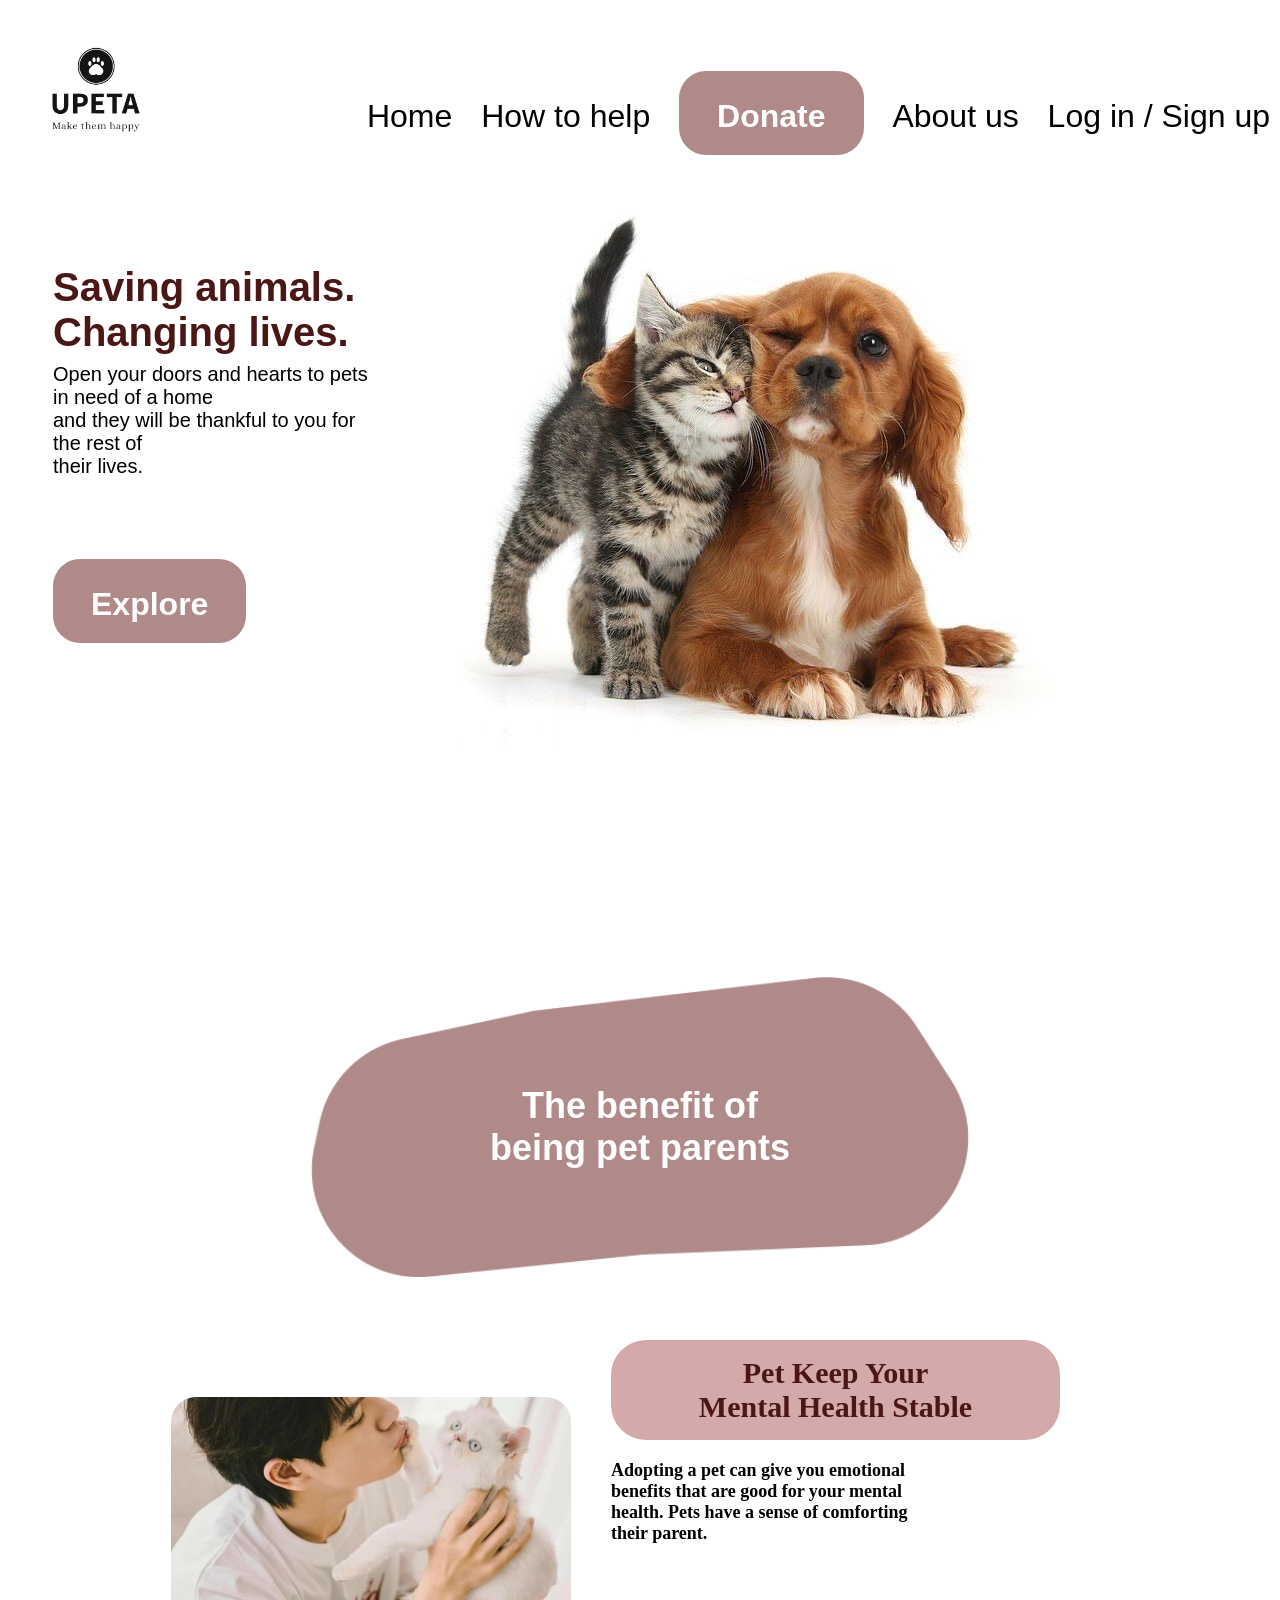
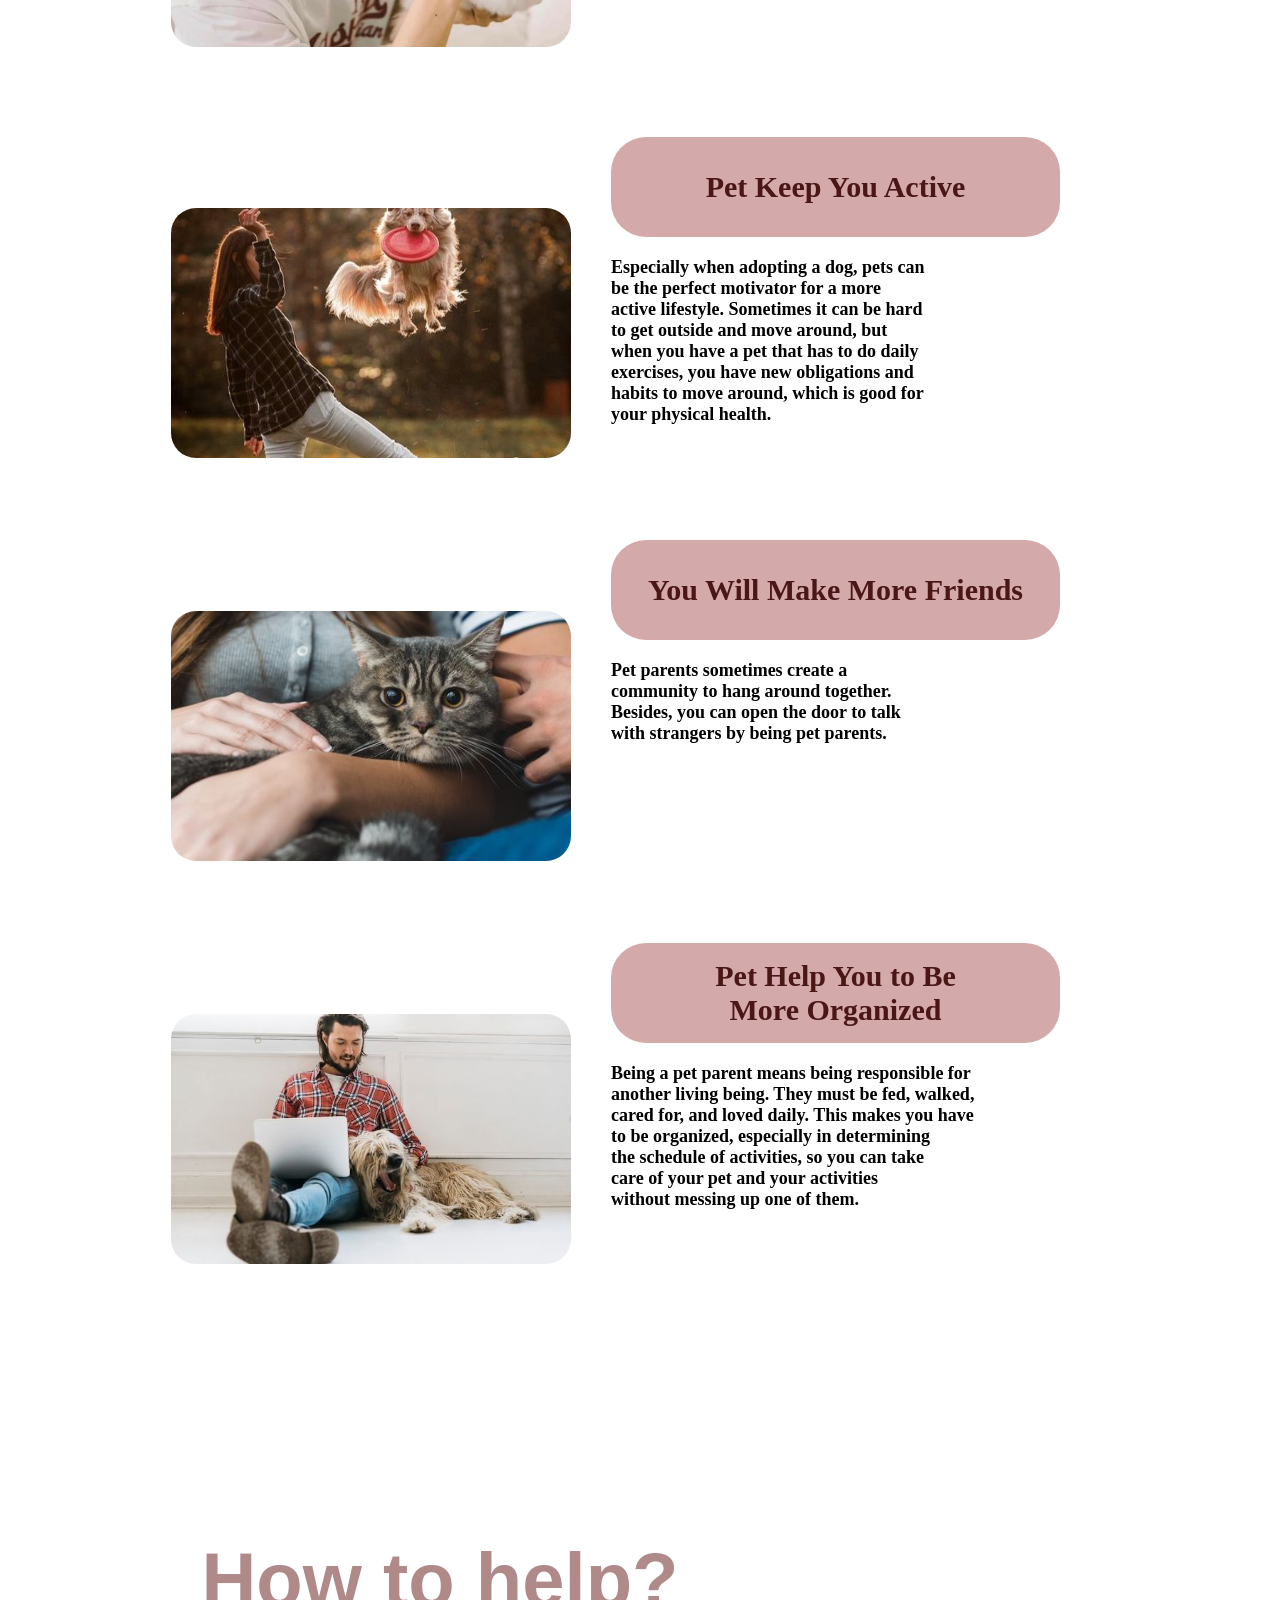
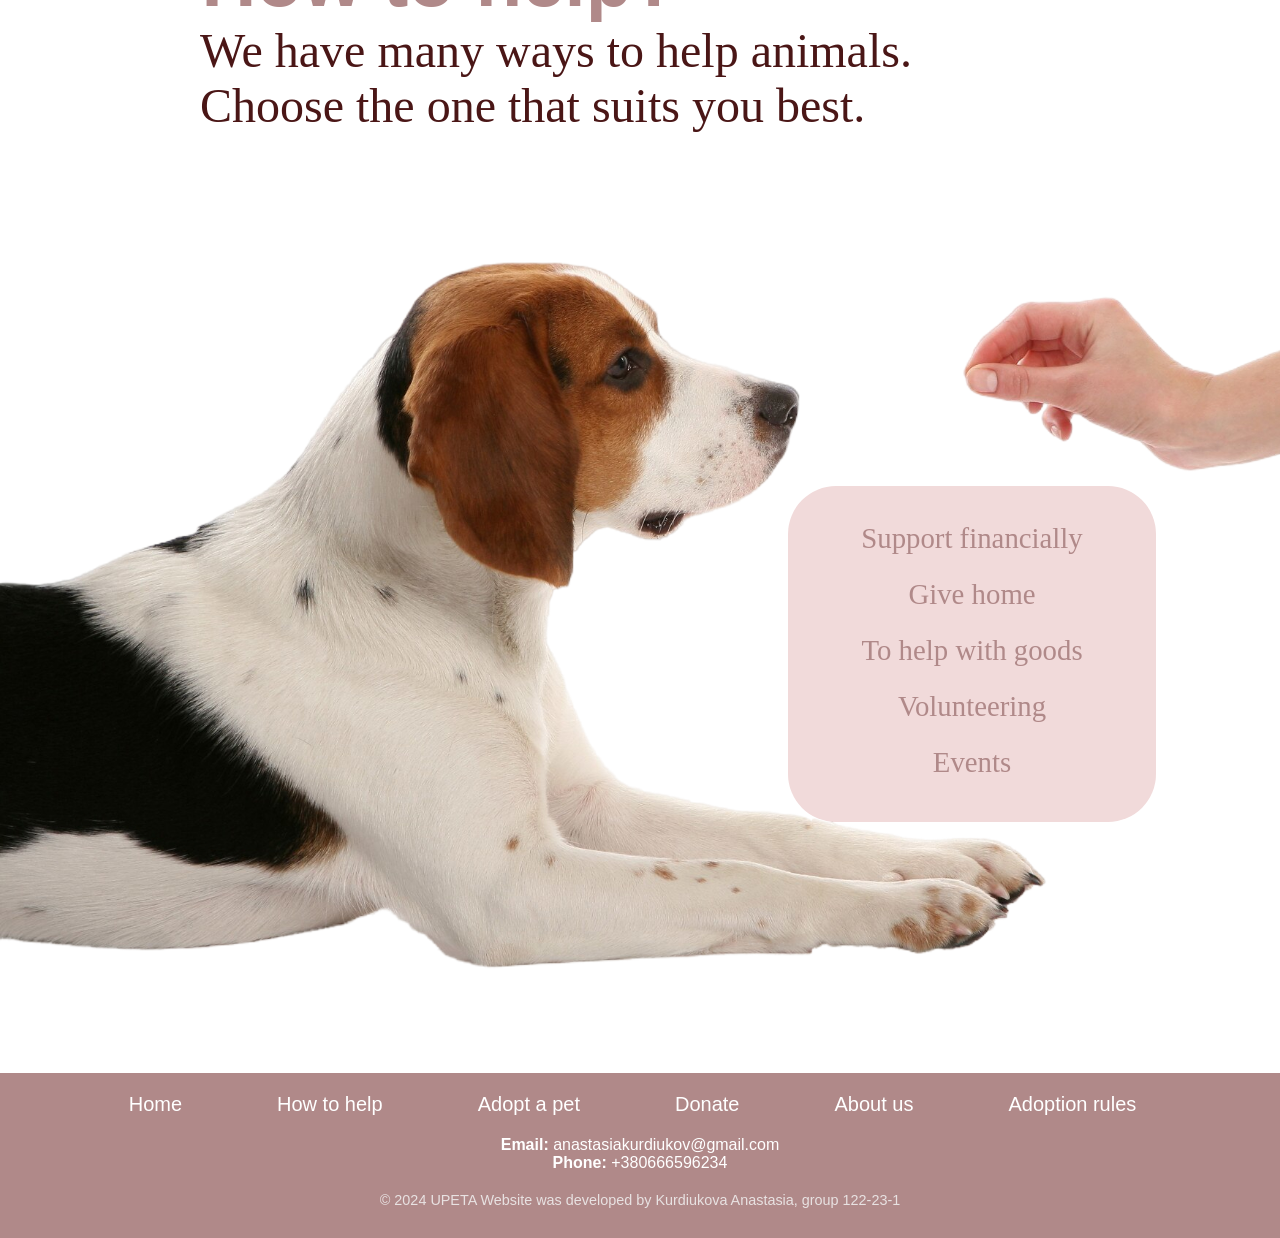
<file: index.html>
<!DOCTYPE html>
<html lang="en">

<head>
    <meta charset="UTF-8">
    <meta name="viewport" content="width=device-width, initial-scale=1.0">
    <title>UPETA</title>
    <link href="style.css" rel="stylesheet">
    <link rel="icon" type="image/x-icon" href="images/logo.png">
</head>

<body id="home">
    <header>
        <div class="header-container">
            <img class="logo" src="images/photo_2024-06-28_12-42-07__2_-removebg-preview.png" alt="logo">
            <nav class="navigation">
                <ul>
                    <li id="top"><a class="scaled1" href="#home">Home</a></li>
                    <li id="top"><a class="scaled2" href="#help">How to help</a></li>
                    <li id="top">
                        <a href="payment.html">
                            <label for="donation-btn"></label>
                            <button class="donation" type="button" id="donation-btn" name="donation" value="Donate">Donate</button>
                        </a>
                    </li>
                    <li id="top"><a class="scaled3" href="about.html">About us</a></li>
                    <li id="top">
                        <a class="scaled4" href="login.html">Log in</a> / 
                        <a href="registration.html">Sign up</a>
                    </li>
                </ul>
            </nav>
        </div>
    </header>
    
    <div class="main">
        <div class="main-caption">
            <span>Saving animals.<br />Changing lives.</span>
            <p>Open your doors and hearts to pets in need of a home<br> and they will be thankful to you for the rest
                of<br> their lives.</p>
            <label for="adoption-bth"></label>
            <a href="petadoption.html">
                <button class="adoption" type="button" id="adoption-bth" name="adoption" value="Adopt">Explore</button>
            </a>
        </div>
        <div class="image-container">
            <figure>
                <img id="main-image" src="images/catdog.jpg" alt="Support Animal Services">
            </figure>
        </div>
    </div>

    <main>
        <div class="allbenefit">
            <div class="benefit-t">
                <span>The benefit of<br>being pet parents</span>
            </div>
        </div>
        <div class="benefit">
            <div class="container">
                <figure class="bim1"></figure>
                <div class="reason1">
                    <span>Pet Keep Your<br>Mental Health Stable</span>
                    <div class="ccaption1">
                        Adopting a pet can give you emotional<br>benefits that are good for your mental<br>health. Pets have a
                        sense of comforting<br>their parent.
                    </div>
                </div>
            </div>
            <div class="container">
                <figure class="bim2"></figure>
                <div class="reason2">
                    <span>Pet Keep You Active</span>
                    <div class="ccaption2">
                        Especially when adopting a dog, pets can<br>be the perfect motivator for a more<br>active lifestyle.
                        Sometimes it can be hard<br>to get outside and move around, but<br>when you have a pet that has to do
                        daily<br>exercises, you have new obligations and<br>habits to move around, which is good for<br>your
                        physical health.
                    </div>
                </div>
            </div>
            <div class="container">
                <figure class="bim3"></figure>
                <div class="reason3">
                    <span>You Will Make More Friends</span>
                    <div class="ccaption3">
                        Pet parents sometimes create a<br>community to hang around together.<br>Besides, you can open the door
                        to talk<br>with strangers by being pet parents.
                    </div>
                </div>
            </div>
            <div class="container">
                <figure class="bim4"></figure>
                <div class="reason4">
                    <span>Pet Help You to Be<br>More Organized</span>
                    <div class="ccaption4">
                        Being a pet parent means being responsible for<br> another living being. They must be fed, walked,<br> cared
                        for, and loved daily. This makes you have <br>to be organized, especially in determining
                        <br>the schedule of activities, so you can take <br>care of your pet and your activities <br>without
                        messing up one of them.
                    </div>
                </div>
            </div>
        </div>
        <div class="container1" id="help">
            <div class="help">
                <div class="main-description">
                    <span>How to help?</span>
                    <div id="description">We have many ways to help animals.<br>
                         Choose the one that suits you best.
                    </div>
                </div>
                <div class="main-picture">
                    <div class="overlay-square"></div>
                </div>
                <div class="helplinks1">
                    <div class="helplinks">
                        <span><a href="payment.html">Support financially</a></span>
                        <span><a href="petadoption.html">Give home</a></span>
                        <span><a href="help.html">To help with goods</a></span>
                        <span><a href="help.html#volonteer">Volunteering</a></span>
                        <span><a href="help.html#event">Events</a></span>
                    </div>
                </div>
            </div>
        </div>
    </main>
    <footer>
        <nav>
            <ul class="fnav">
              <li><a href="#home">Home</a></li>
              <li><a href="#help">How to help</a></li>
              <li><a href="petadoption.html">Adopt a pet</a></li>
              <li><a href="payment.html">Donate</a></li>
              <li><a href="about.html">About us</a></li>
              <li><a href="adoptionrules.html">Adoption rules</a></li>
            </ul>
        </nav>
        <p>
          <strong>Email:</strong> <a href="mailto:anastasiakurdiukov@gmail.com">anastasiakurdiukov@gmail.com</a><br>
          <strong>Phone:</strong>  <a id="phoneLink" href="tel:+380666595234">+380666596234</a>
        </p>
        <p>&copy; 2024 UPETA Website was developed by Kurdiukova Anastasia, group 122-23-1</p>
    </footer>
</body>

</html>
</file>
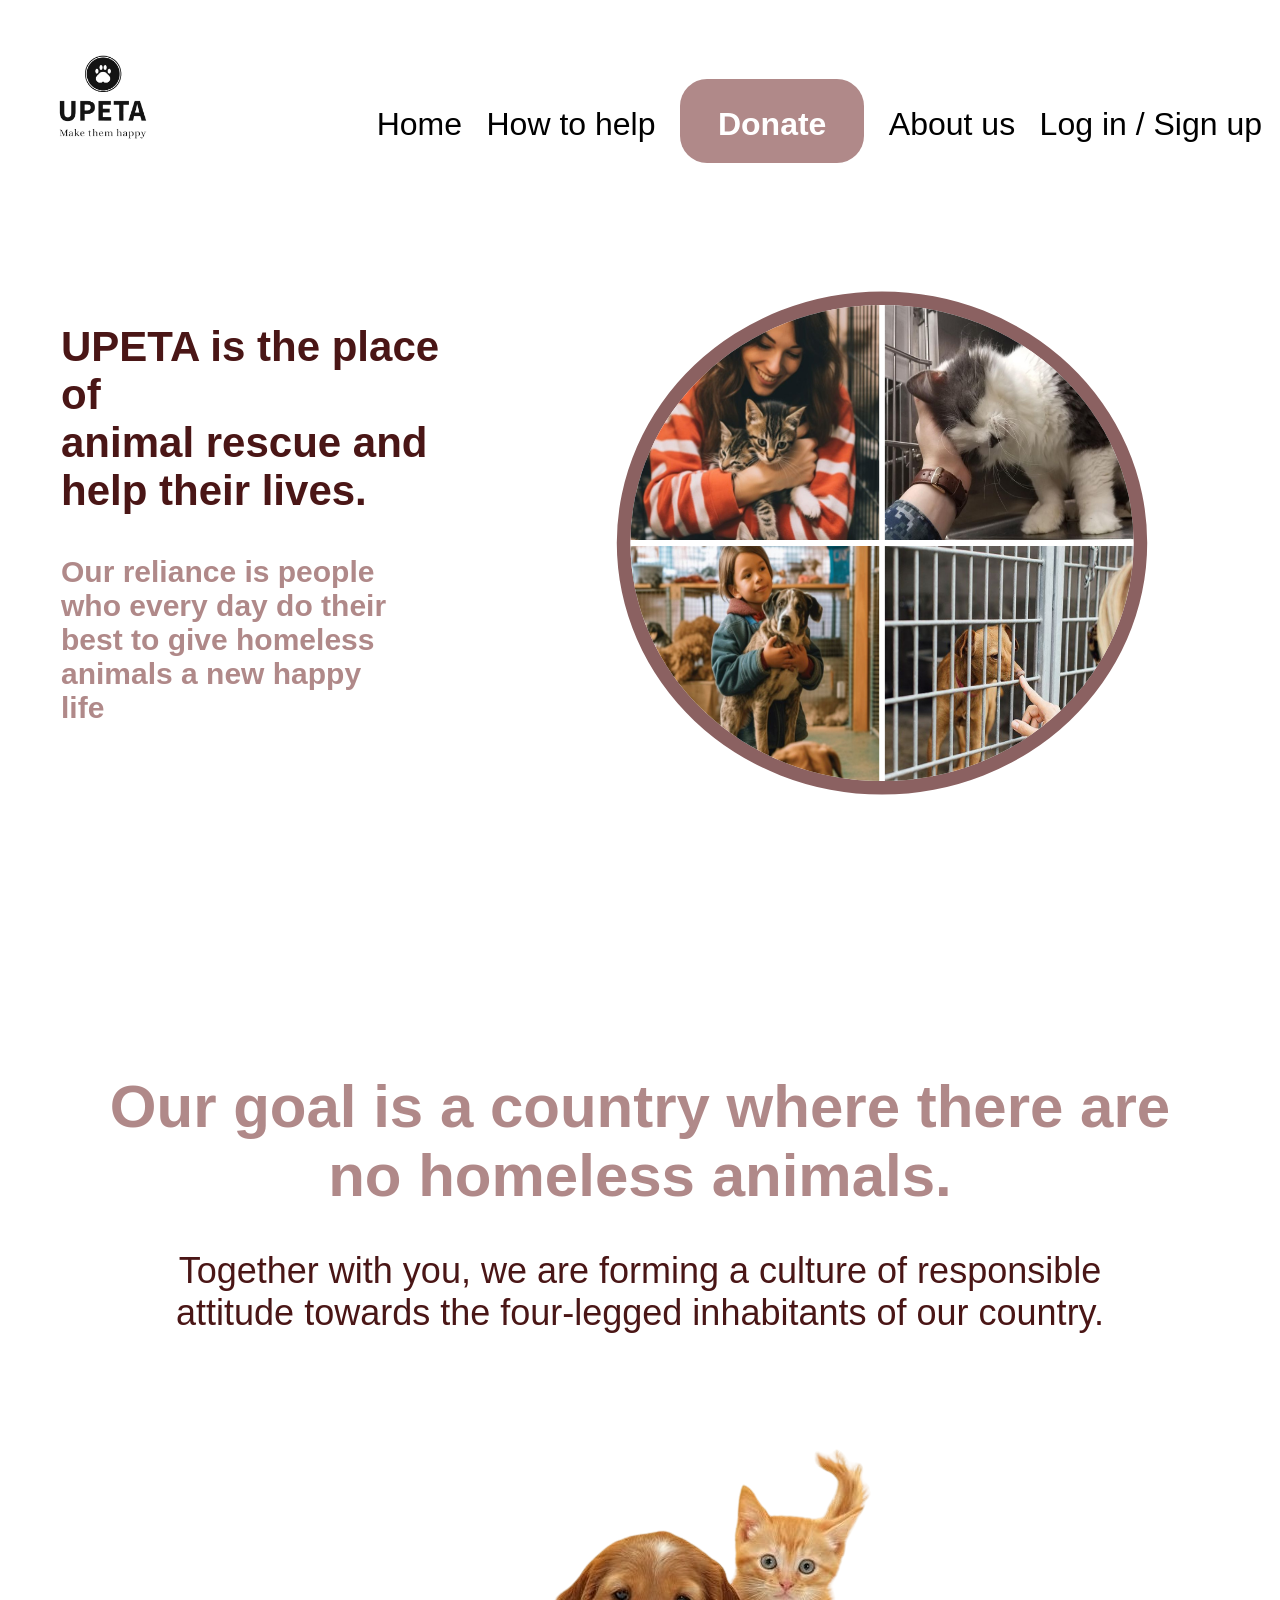
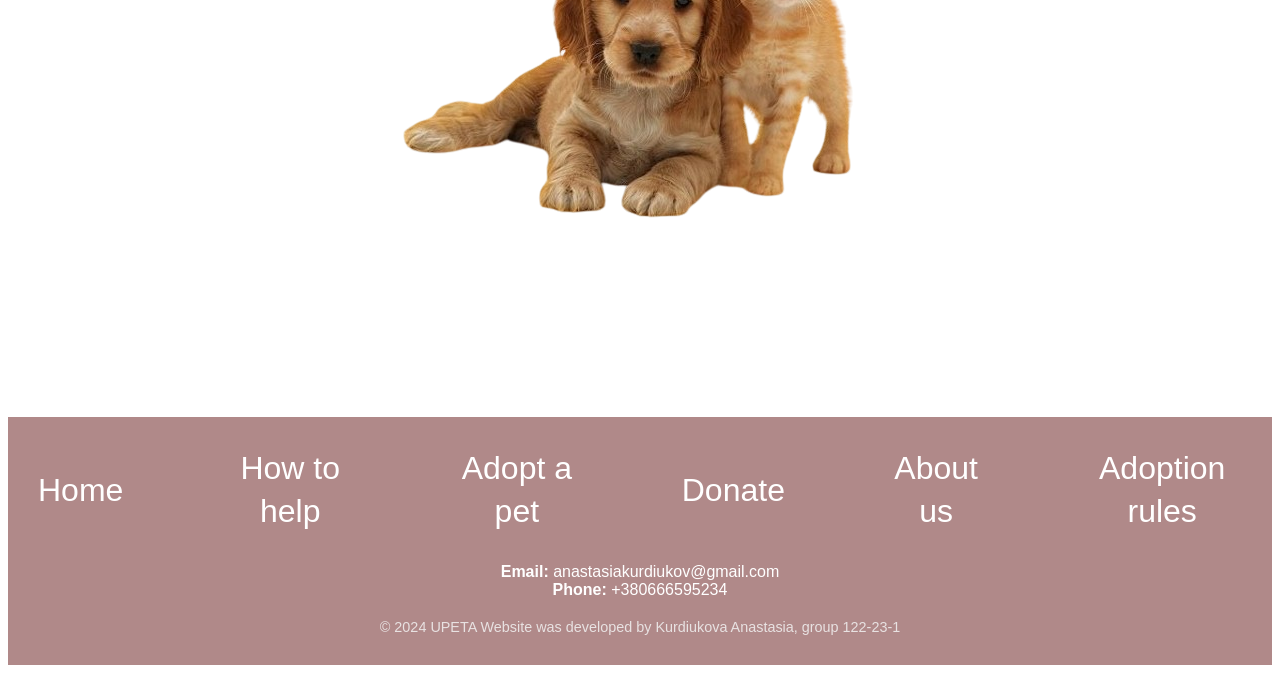
<file: about.html>
<!DOCTYPE html>
<html lang="en">
<head>
    <meta charset="UTF-8">
    <meta name="viewport" content="width=device-width, initial-scale=1.0">
    <title>UPETA - About us</title>
    <link href="about.css" rel="stylesheet">
    <link rel="icon" type="image/x-icon" href="images/logo.png">
</head>
<body>
    <header>
        <div class="header-container">
            <img class="logo" src="images/photo_2024-06-28_12-42-07__2_-removebg-preview.png" alt="logo">
            <nav class="navigation">
                <ul>
                    <li id="top"><a class="scaled1" href="index.html">Home</a></li>
                    <li id="top"><a class="scaled2" href="index.html#help">How to help</a></li>
                    <li id="top">
                        <a href="payment.html">
                            <label for="donation-btn"></label>
                            <button class="donation" type="button" id="donation-btn" name="donation" value="Donate">Donate</button>
                        </a>
                    </li>
                    <li id="top"><a class="scaled3" href="about.html">About us</a></li>
                    <li id="top">
                        <a class="scaled4" href="login.html">Log in</a> / 
                        <a href="registration.html">Sign up</a>
                    </li>
                </ul>
            </nav>
        </div>
    </header>
    <div class="main">
        <div class="main-content">
            <div class="main-caption">
                <span id="titlle">UPETA is the place of <br>animal rescue and <br>help their lives.</span>
                <span id="caption">Our reliance is people who  every day do their  best to give homeless animals a new happy life</span>
            </div>
            <div class="image-container">
                <figure>
                    <img id="main-image" src="images/Коричневий Вінтажний Фотоколаж Публікація для Facebook.png" alt="Collage">
                </figure>
            </div>
        </div>
    </div>
    <main>
        <div class="background">
        <div class="d1" ><span id="goal">Our goal is a country where there are no homeless animals.</span></div>

<span id="gcaption">Together with you, we are forming a culture of responsible attitude towards the four-legged inhabitants of our country.</span>
<div><figure id="cdim"><img src="images/загрузка__38_-removebg-preview.png" alt="dog and cat"></figure></div></div>
    </main>
    <footer>
        <nav>
            <ul class="fnav">
              <li><a href="index.html">Home</a></li>
              <li><a href="index.html#help">How to help</a></li>
              <li><a href="petadoption.html">Adopt a pet</a></li>
              <li><a href="payment.html">Donate</a></li>
              <li><a href="about.html">About us</a></li>
              <li><a href="adoptionrules.html">Adoption rules</a></li>
            </ul>
        </nav>
        <p>
          <strong>Email:</strong> <a href="mailto:anastasiakurdiukov@gmail.com">anastasiakurdiukov@gmail.com</a><br>
          <strong>Phone:</strong> +380666595234
        </p>
        <p>&copy; 2024 UPETA Website was developed by Kurdiukova Anastasia, group 122-23-1</p>
    </footer>
    <script></script>
</body>
</html>
</file>
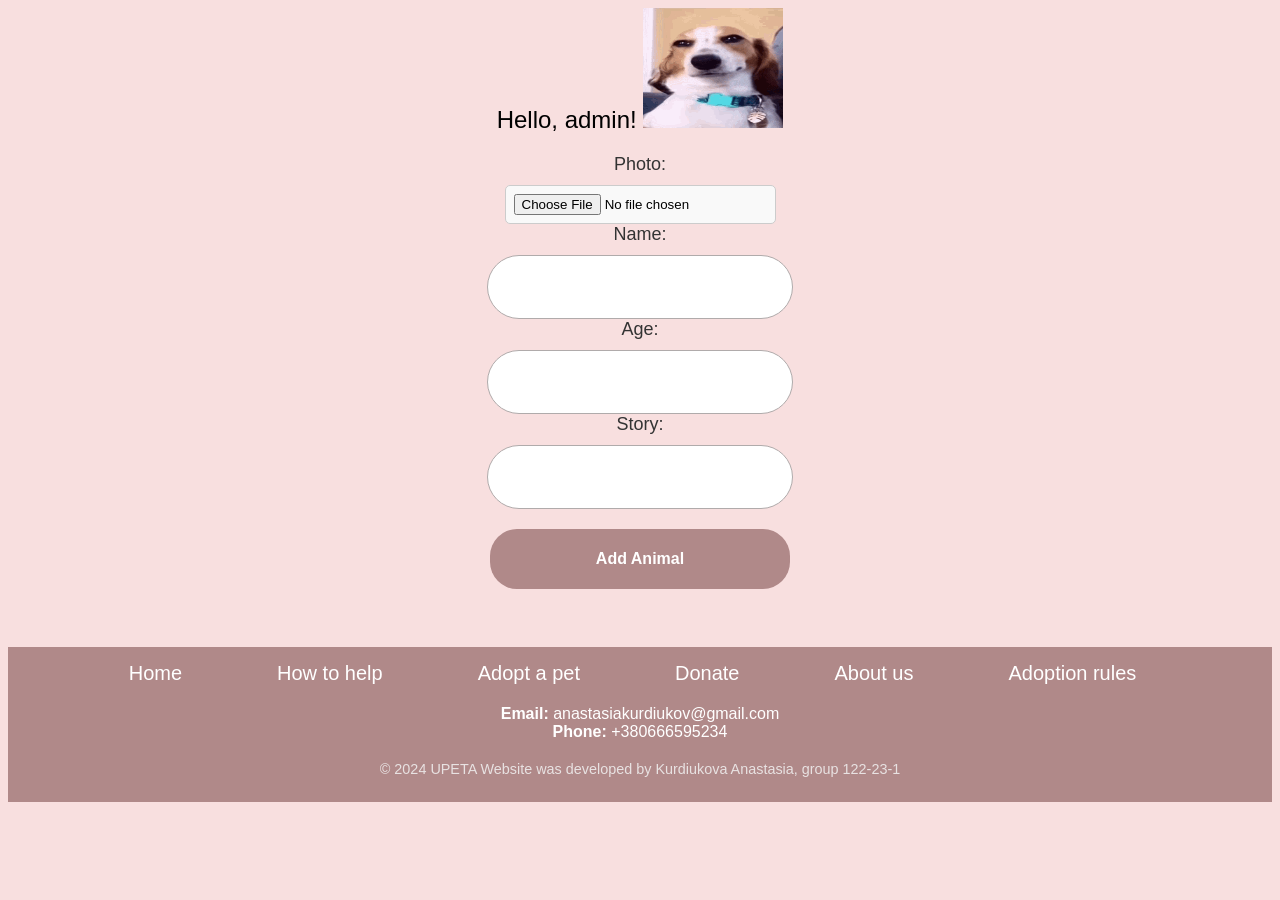
<file: adminpage.html>
<!DOCTYPE html>
<html lang="en">
<head>
    <meta charset="UTF-8">
    <meta name="viewport" content="width=device-width, initial-scale=1.0">
    <title>ADMIN PAGE</title>
    <link href="ap.css" rel="stylesheet">
    <link rel="icon" type="image/x-icon" href="images/logo.png">
</head>
<body>
    <span id="greet">Hello, admin!  <img src="images/dog-smile-shyboos.gif" alt="Animated GIF" width="140" height="120"></span>
    <form id="animalForm">
        <label for="photoUpload">Photo:</label>
        <input type="file" id="photoUpload" name="photoUpload" accept="image/*" >
        
        <label for="name">Name:</label>
        <input type="text" id="name" name="name" required>
        
        <label for="age">Age:</label>
        <input type="text" id="age" name="age" required>
        
        <label for="story">Story:</label>
        <input type="text" id="story" name="story" required>
        
        <button type="button" onclick="addAnimal()">Add Animal</button>
    </form>
    <div id="adminContainer"></div>
    <br>
    <footer>
        <nav>
            <ul class="fnav">
              <li><a href="index.html">Home</a></li>
              <li><a href="index.html#help">How to help</a></li>
              <li><a href="petadoption.html">Adopt a pet</a></li>
              <li><a href="payment.html">Donate</a></li>
              <li><a href="about.html">About us</a></li>
              <li><a href="adoptionrules.html">Adoption rules</a></li>
            </ul>
        </nav>
        <p>
          <strong>Email:</strong> <a href="mailto:anastasiakurdiukov@gmail.com">anastasiakurdiukov@gmail.com</a><br>
          <strong>Phone:</strong> +380666595234
        </p>
        <p>&copy; 2024 UPETA Website was developed by Kurdiukova Anastasia, group 122-23-1</p>
    </footer>
    <script src="petadopt.js"></script>
</body>
</html>
</file>
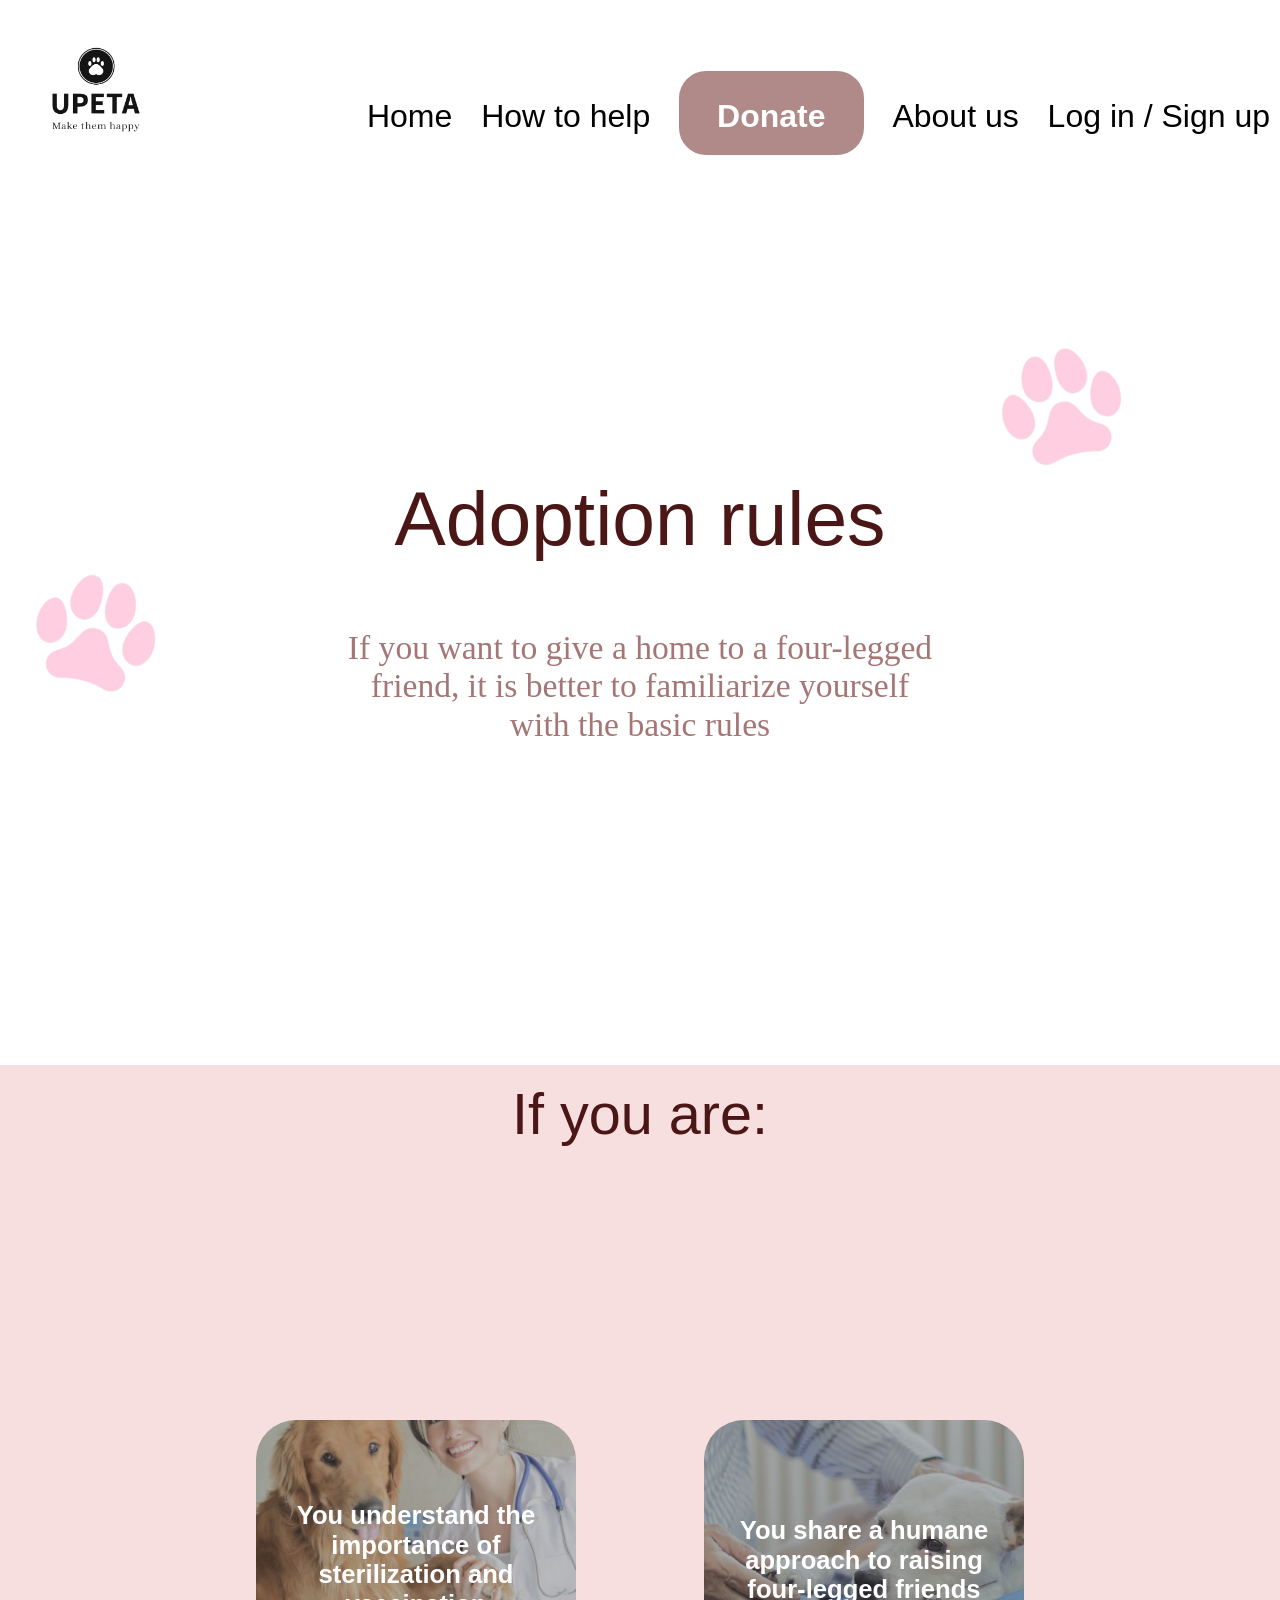
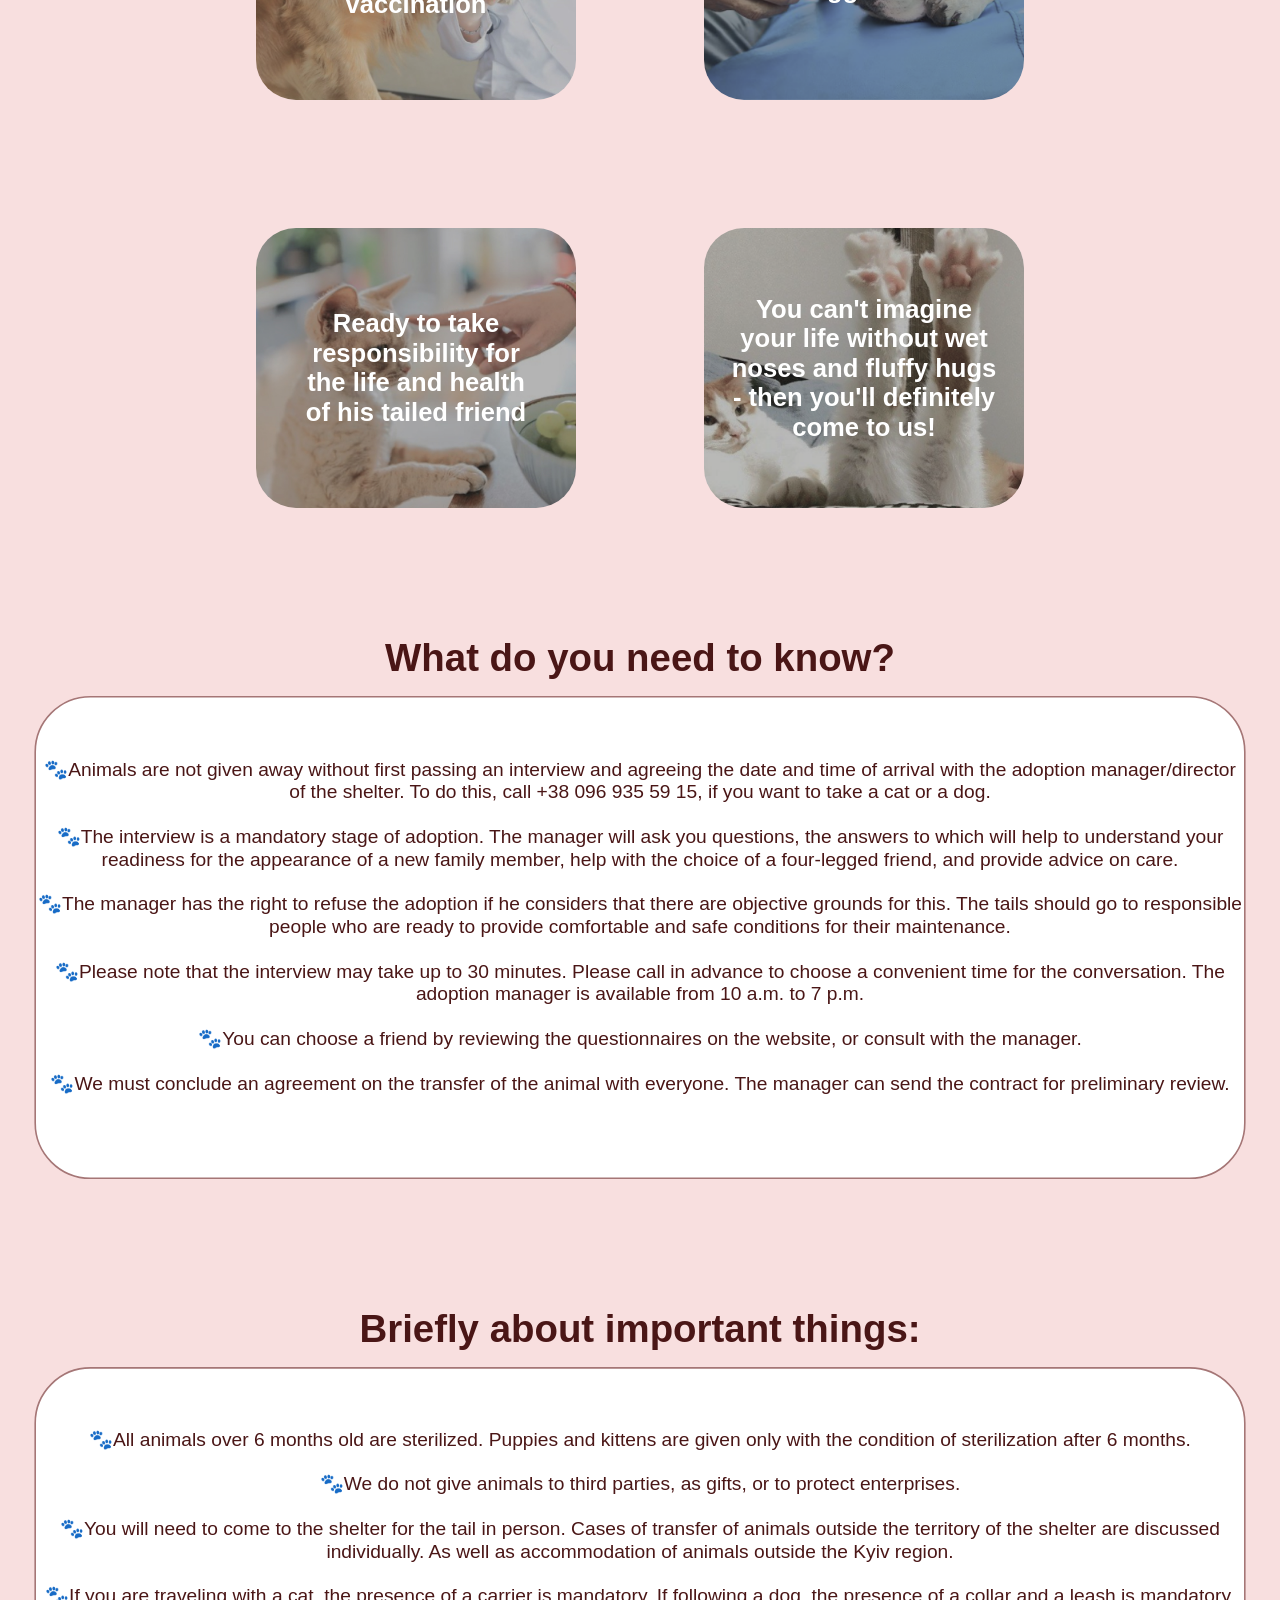
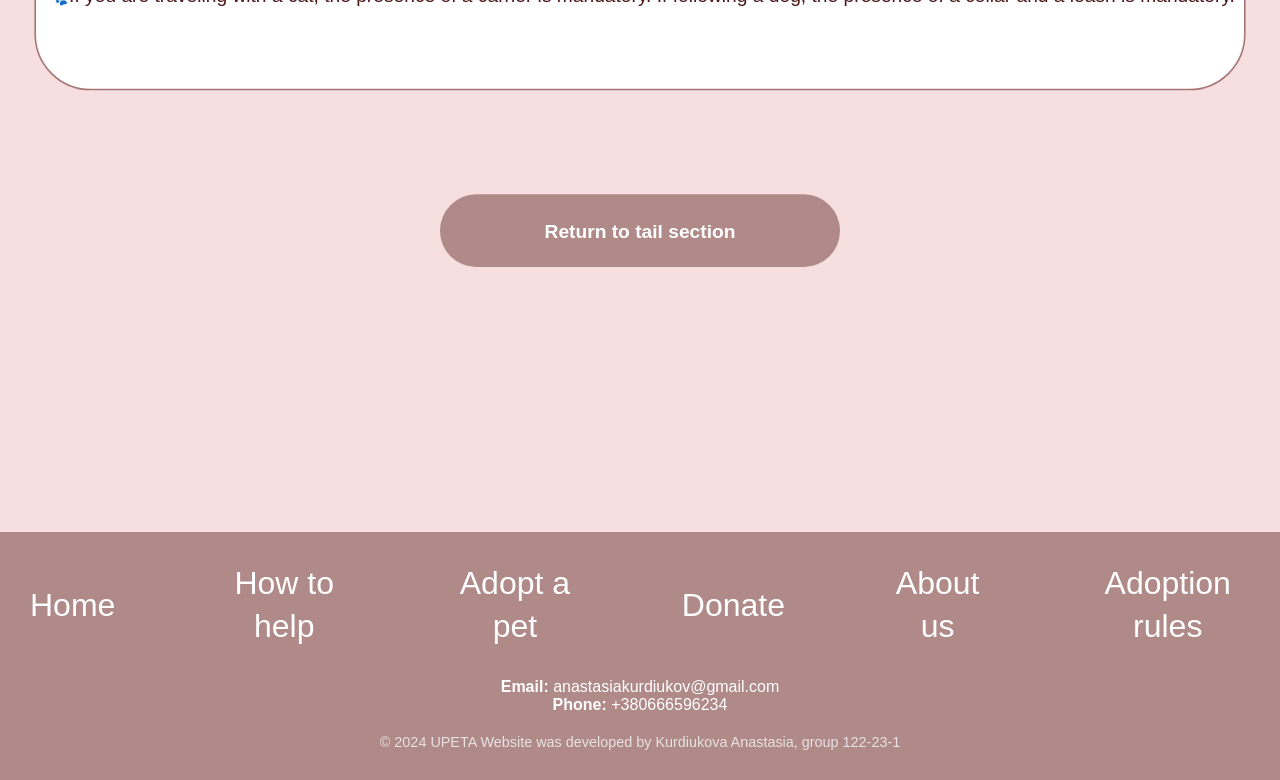
<file: adoptionrules.html>
<!DOCTYPE html>
<html lang="en">
<head>
    <meta charset="UTF-8">
    <meta name="viewport" content="width=device-width, initial-scale=1.0">
    <title>UPETA - Adoption rules</title>
    <link href="adoptrules.css" rel="stylesheet">
    <link rel="icon" type="image/x-icon" href="images/logo.png">
</head>
<body>
    <header>
        <div class="header-container">
            <img class="logo" src="images/photo_2024-06-28_12-42-07__2_-removebg-preview.png" alt="logo">
            <nav class="navigation">
                <ul>
                    <li id="top"><a class="scaled1" href="index.html">Home</a></li>
                    <li id="top"><a class="scaled2" href="index.html#help">How to help</a></li>
                    <a href="payment.html"><li id="top"><label for="donation-btn"></label><button class="donation" type="button" id="donation-btn"
                            name="donation" value="Donate">Donate</button></li></a>
                    <li id="top"><a class="scaled3" href="about.html">About us</a></li>
                    <li id="top"><a class="scaled4" href="login.html">Log in</a> / <a href="registration.html" >Sign up</a></li>
                </ul>
            </nav>
        </div>
    </header>
    <main>
        <div class="main-caption">
        <span id="title">Adoption rules</span>
        <p id ="caption">If you want to give a home to a four-legged <br>friend, it is better to familiarize yourself<br> with the basic rules</p>
        </div>
        <figure class="paw1"><img src="images/paw.png"></figure>
        <figure class="paw2"><img src="images/paw.png"></figure>
    </div>
       <div class="forcolor">
       <span class="caption2">If you are:</span>
       <div class="r">
        <div class="r1"><span>You understand the<br> importance of<br> sterilization and<br> vaccination</span></div>
        <div class="r2"><span>You share a humane<br> approach to raising<br>four-legged friends</span></div>
        <div class="r3"><span>Ready to take responsibility for<br> the life and health<br> of his tailed friend</span></div>
        <div class="r4"><span>You can't imagine<br> your life without wet<br> noses and fluffy hugs<br> - then you'll definitely<br> come to us!</span></div>
    <div class="rules">
        <span>What do you need to know?</span>
        <div class="rulecap">
        <span id ="r">Animals are not given away without first passing an interview and agreeing the date and time of arrival with the adoption manager/director of the shelter. To do this, call +38 096 935 59 15, if you want to take a cat or a dog.</span><br>
        <span id="r">The interview is a mandatory stage of adoption. The manager will ask you questions, the answers to which will help to understand your readiness for the appearance of a new family member, help with the choice of a four-legged friend, and provide advice on care.</span><br>
        <span  id="r">The manager has the right to refuse the adoption if he considers that there are objective grounds for this. The tails should go to responsible people who are ready to provide comfortable and safe conditions for their maintenance.</span><br>
        <span  id="r">Please note that the interview may take up to 30 minutes. Please call in advance to choose a convenient time for the conversation. The adoption manager is available from 10 a.m. to 7 p.m.</span><br>
        <span  id="r">You can choose a friend by reviewing the questionnaires on the website, or consult with the manager.</span><br>
        <span  id="r">We must conclude an agreement on the transfer of the animal with everyone. The manager can send the contract for preliminary review.</span><br>
    </div>
    </div>
    <div class="rules">
        <span>Briefly about important things:</span>
        <div class="rulecap1">
        <span id ="r">All animals over 6 months old are sterilized. Puppies and kittens are given only with the condition of sterilization after 6 months.</span><br>
        <span id="r">We do not give animals to third parties, as gifts, or to protect enterprises.</span><br>
        <span  id="r">You will need to come to the shelter for the tail in person. Cases of transfer of animals outside the territory of the shelter are discussed individually. As well as accommodation of animals outside the Kyiv region.</span><br>
        <span  id="r">If you are traveling with a cat, the presence of a carrier is mandatory. If following a dog, the presence of a collar and a leash is mandatory.</span><br>
    </div>
    <a href="petadoption.html"><li><label for="return-btn"></label><button class="return" type="button" id="return-btn"
        name="return" value="Return to section">Return to tail section</button></li></a>
    </div>
    </div>
    </main>
    <footer>
        <nav>
            <ul class="fnav">
              <li><a href="index.html">Home</a></li>
              <li><a href="index.html#help">How to help</a></li>
              <li><a href="petadoption.html">Adopt a pet</a></li>
              <li><a href="payment.html">Donate</a></li>
              <li><a href="about.html">About us</a></li>
              <li><a href="adoptionrules.html">Adoption rules</a></li>
            </ul>
        </nav>
        <p>
          <strong>Email:</strong> <a href="mailto:anastasiakurdiukov@gmail.com">anastasiakurdiukov@gmail.com</a><br>
          <strong>Phone:</strong>  <a id="phoneL" href="tel:+380666595234">+380666596234</a>
        </p>
        <p>&copy; 2024 UPETA Website was developed by Kurdiukova Anastasia, group 122-23-1</p>
    </footer>
    
</body>
</html>
</file>
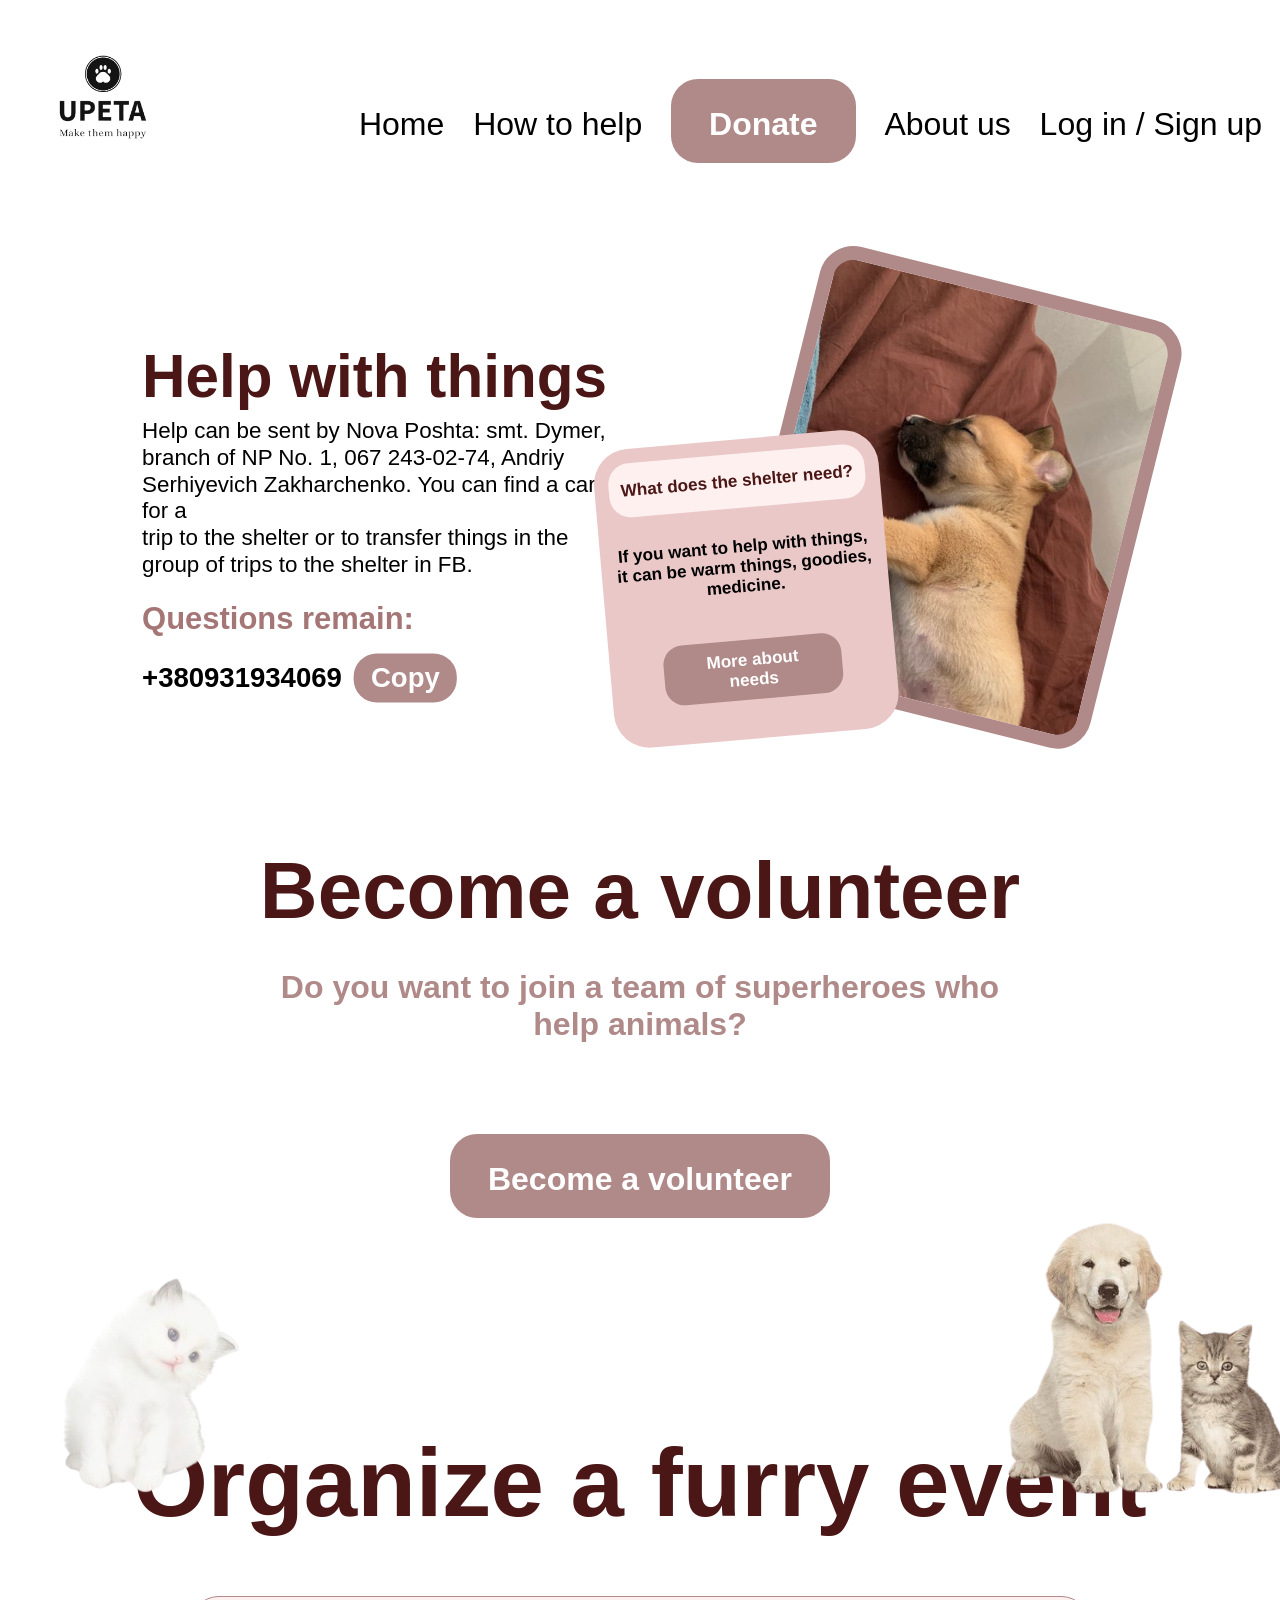
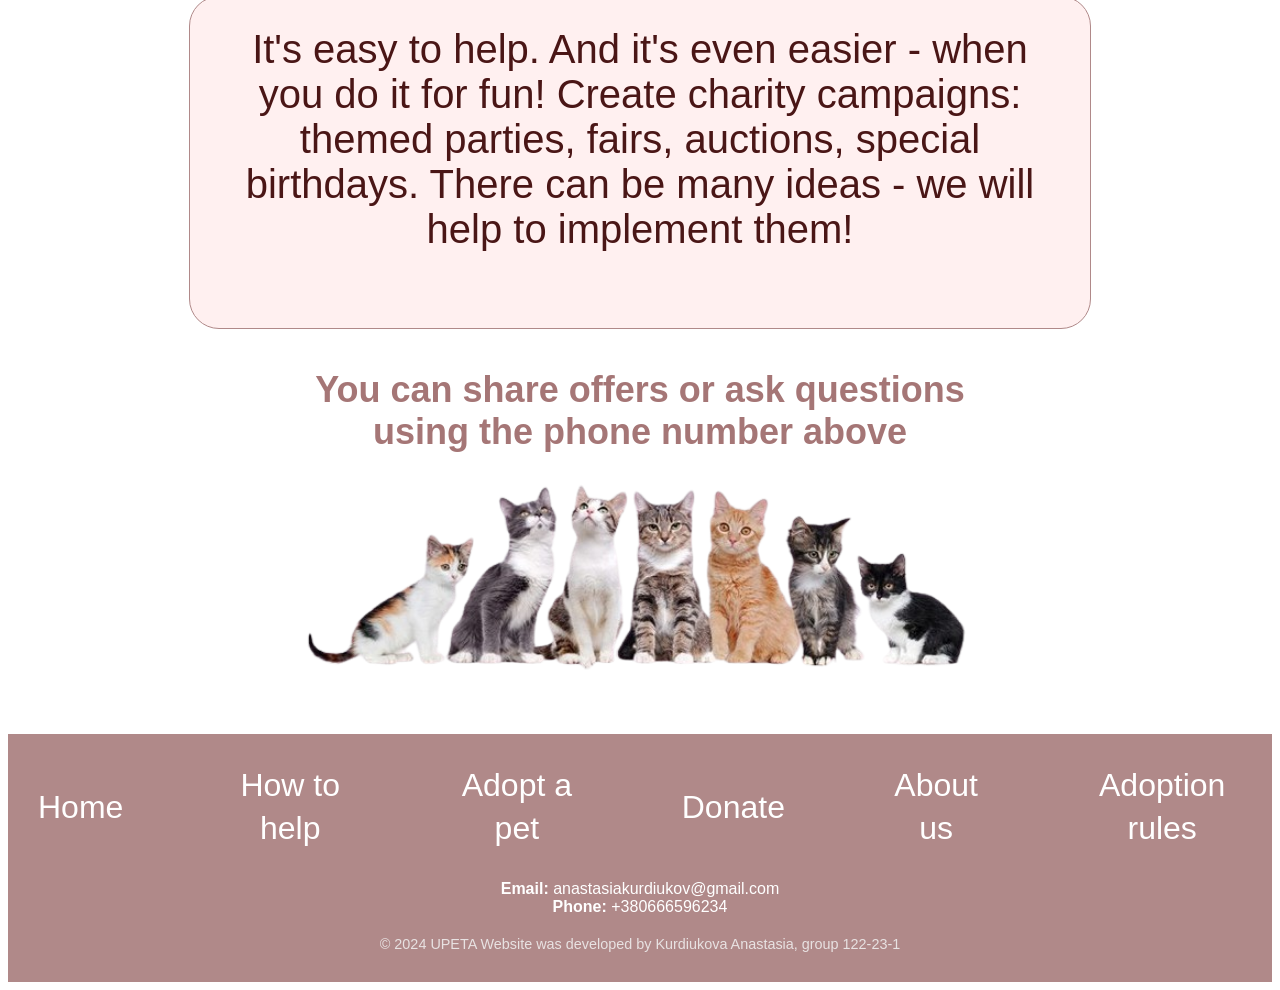
<file: help.html>
<!DOCTYPE html>
<html lang="en">
<head>
    <meta charset="UTF-8">
    <meta name="viewport" content="width=device-width, initial-scale=1.0">
    <title>UPETA - Adoption</title>
    <link href="help.css" rel="stylesheet">
    <link href="bv.css" rel="stylesheet">
    <link rel="icon" type="image/x-icon" href="images/logo.png">
    <style>
        .blurry-background {
            position: fixed;
            top: 0;
            left: 0;
            width: 100%;
            height: 100%;
            background: url('background.jpg') center/cover no-repeat;
            backdrop-filter: blur(5px); 
            z-index: 1000;
            display: none; 
        }
        .main {
            position: relative; 
            z-index: 1; 
        }
        .form-container {
            position: fixed; 
            top: 50%;
            left: 50%; 
            transform: translate(-50%, -50%); 
            background-color: #fff;
            padding: 20px; 
            border-radius: 10px; 
            box-shadow: 0 0 10px rgba(0, 0, 0, 0.1); 
            z-index: 1001;
            display: none; 
        }
        .form-container.active {
            display: block; 
        }
    </style>
</head>
<body>
    <header>
        <div class="header-container">
            <img class="logo" src="images/photo_2024-06-28_12-42-07__2_-removebg-preview.png" alt="logo">
            <nav class="navigation">
                <ul>
                    <li id="top"><a class="scaled1" href="index.html">Home</a></li>
                    <li id="top"><a class="scaled2" href="index.html#help">How to help</a></li>
                    <li id="top">
                        <a href="payment.html">
                            <button class="donation" type="button" id="donation-btn" name="donation" value="Donate">Donate</button>
                        </a>
                    </li>
                    <li id="top"><a class="scaled3" href="about.html">About us</a></li>
                    <li id="top"><a class="scaled4" href="login.html">Log in / <a href="registration.html">Sign up</a></li>

                </ul>
            </nav>
        </div>
    </header>

    <div id="things" class="main">
        <div class="column">
            <div class="main-caption">
                <span>Help with things</span>
                <p>Help can be sent by Nova Poshta: smt. Dymer,<br> branch of NP No. 1, 067 243-02-74, Andriy <br> Serhiyevich Zakharchenko. You can find a car for a<br> trip to the shelter or to transfer things in the<br> group of trips to the shelter in FB.</p>
                <div class="containerN">
                    <span id="n">Questions remain:</span>
                    <div class="number phoneNumber">
                        <a class="phoneLink" href="tel:+380931934069">+380931934069</a>
                        <button type="button" class="copyButton">Copy</button>
                    </div>
                </div>
            </div>
        </div>
        <div id="volonteer" class="column2">
            <div class="image-container">
                <figure id="main-image" alt="dog sleep"></figure>
                <div class="rectangle">
                    <span id="t">What does the shelter need?</span>
                    <span id="c">If you want to help with things,<br> it can be warm things, goodies, medicine.</span>
                    <a href="https://docs.google.com/spreadsheets/d/1X96PeGwxVvOsQWWxXmQZb4wKkpa4ednVsydSqqHT6wg/edit?gid=1132123367#gid=1132123367">
                        <label for="goods"></label>
                        <button type="button" name="goods" id="goods"><span>More about needs</span></button>
                    </a>
                </div>
            </div>
        </div>
    </div>

    <main>
        <div class="volonteer">
            <span id="ti">Become a volunteer</span>
            <span id="question">Do you want to join a team of superheroes who<br> help animals?</span>
            <button type="button" id="openFormBtn" class="btn">Become a volunteer</button>
        </div>
        <img id="i1" src="images/whitekitty.png" alt="white kitty">
        <img id="i2" src="images/alonedogandcat.png" alt="dog and cat">
        
        <div class="blurry-background" id="blurryBackground"></div>
      
        <div class="form-container" id="formContainer">
            <h2>Become a Volunteer</h2>
            <form action="https://formspree.io/f/manwnzoe" method="POST" id="volunteerForm">
                <label for="name">Your Name:</label>
                <input type="text" id="name" name="name" required>
        
                <label for="email">Your Email:</label>
                <input type="email" id="email" name="email" required>
        
                <label for="phone">Your Phone:</label>
                <input type="tel" id="phone" name="phone" required>
        
                <label for="message">Why do you want to volunteer?</label>
                <textarea id="message" name="message" rows="4" required></textarea>
        
                <button type="submit">Submit</button>
            </form>
        </div>

        <div id="event" class="container">
            <span id="st">Organize a furry event</span><br>
            <div class="r2">
                <span id="sc">It's easy to help. And it's even easier - when you do it for fun! Create charity campaigns: themed parties, fairs, auctions, special birthdays. There can be many ideas - we will help to implement them!</span>
            </div>
            <div>
                <div class="containerN">
                    <span id="n">You can share offers or ask questions<br>using the phone number above</span>
                </div>
                <figure id="cats"><img src="images/Safe_Cat__Safe_Wildlife_-removebg-preview.png" alt="many cats"></figure>
            </div>
        </div>
    </main>

    <footer>
        <nav>
            <ul class="fnav">
                <li><a href="index.html">Home</a></li>
                <li><a href="index.html#help">How to help</a></li>
                <li><a href="petadoption.html">Adopt a pet</a></li>
                <li><a href="payment.html">Donate</a></li>
                <li><a href="about.html">About us</a></li>
                <li><a href="adoptionrules.html">Adoption rules</a></li>
            </ul>
        </nav>
        <p>
            <strong>Email:</strong> <a href="mailto:anastasiakurdiukov@gmail.com">anastasiakurdiukov@gmail.com</a><br>
             <strong>Phone:</strong>  <a id="phoneLink" href="tel:+380666595234">+380666596234</a>
        </p>
        <p>&copy; 2024 UPETA Website was developed by Kurdiukova Anastasia, group 122-23-1</p>
    </footer>

    <script>
        document.querySelectorAll('.copyButton').forEach(button => {
            button.addEventListener('click', function() {
                var phoneNumber = this.previousElementSibling.textContent;
                var tempInput = document.createElement('input');
                tempInput.value = phoneNumber;
                document.body.appendChild(tempInput);
                tempInput.select();
                document.execCommand('copy');
                document.body.removeChild(tempInput);
                alert('Phone number copied: ' + phoneNumber);
            });
        });

        document.getElementById('openFormBtn').addEventListener('click', function() {
            var formContainer = document.getElementById('formContainer');
            var blurryBackground = document.getElementById('blurryBackground');
            formContainer.classList.add('active'); 
            blurryBackground.style.display = 'block';
        });

        document.getElementById('blurryBackground').addEventListener('click', function() {
            var formContainer = document.getElementById('formContainer');
            var blurryBackground = document.getElementById('blurryBackground');
            formContainer.classList.remove('active');
            blurryBackground.style.display = 'none';
        });

       

    </script>
</body>
</html>
</file>
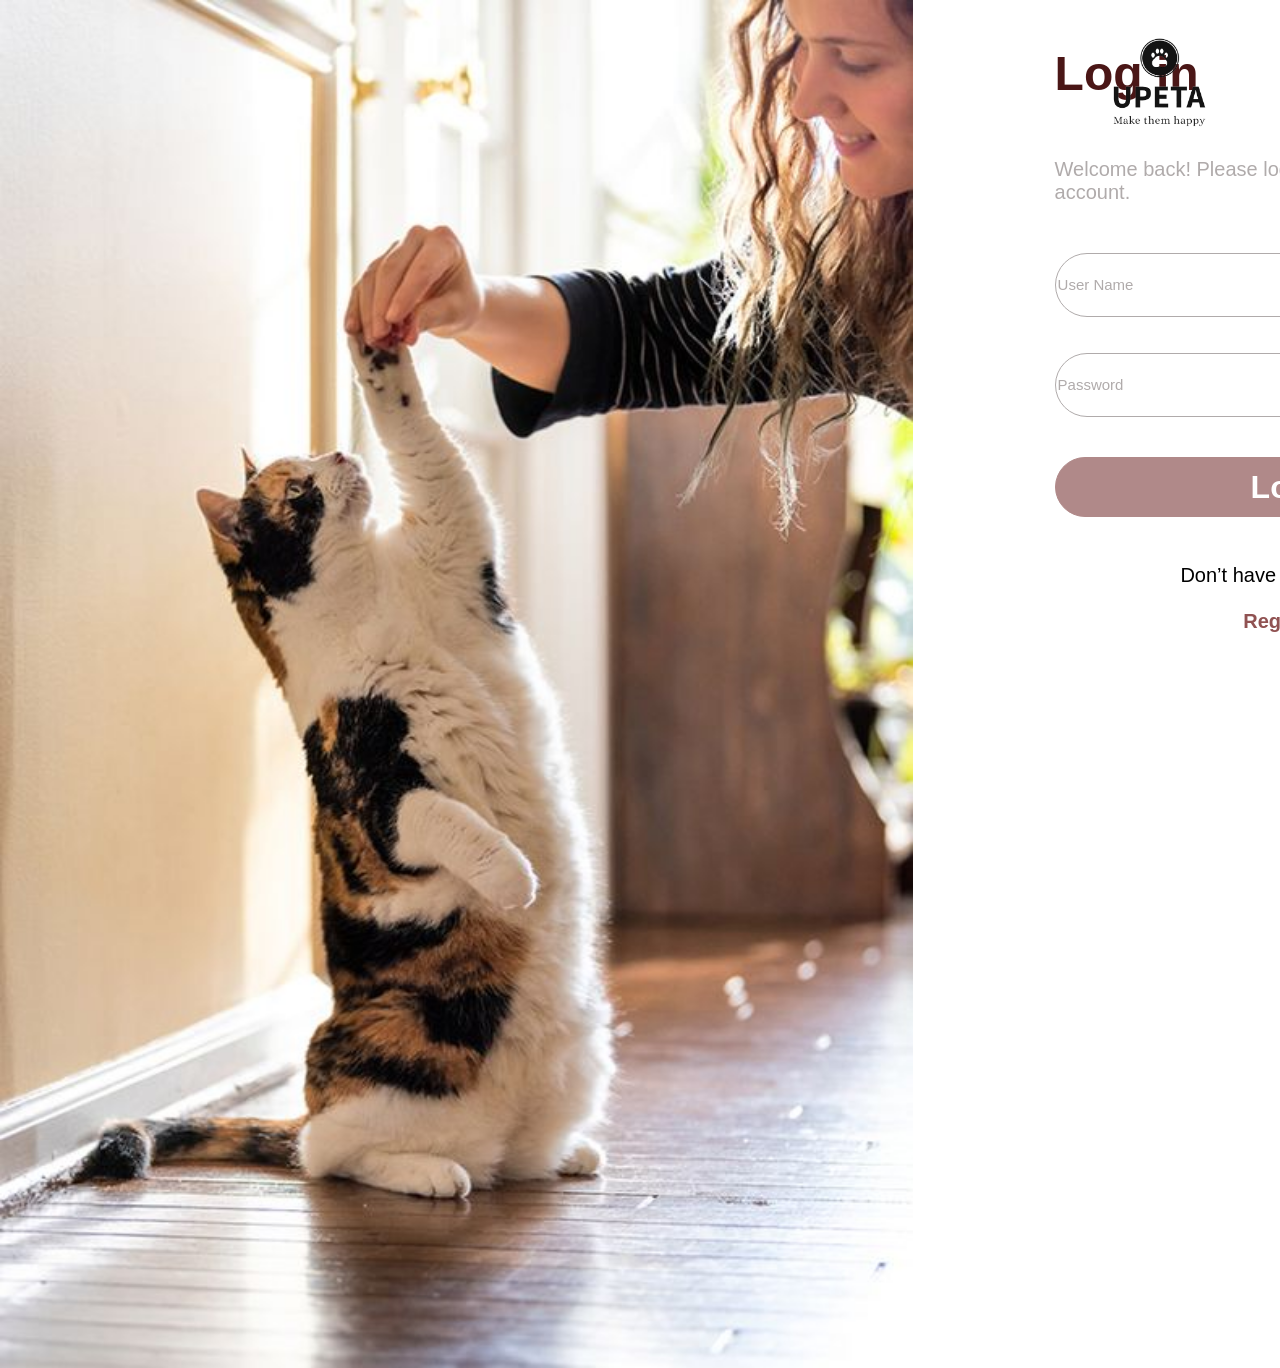
<file: login.html>
<!DOCTYPE html>
<html lang="en">
<head>
    <meta charset="UTF-8">
    <meta name="viewport" content="width=device-width, initial-scale=1.0">
    <title>UPETA</title>
    <link rel="stylesheet" href="login.css">
    <link rel="icon" type="image/x-icon" href="images/logo.png">
    <style>
       .logo {
            position: absolute;
            top: 20px;
            right: 20px;
            object-position: center;
            width: 201px;
            max-width: 100%;
        }
    </style>
</head>
<body>
    <div class="form">
        <div class="container">
            <div class="column">
                <img src="images/catwithpawup.jpg" class="photocat" />
            </div>
            <div class="column-2">
                <div class="header">
                    <header>
                        <a href="index.html">
                            <img class="logo" src="images/photo_2024-06-28_12-42-07__2_-removebg-preview.png" alt="Logo">
                        </a>
                    </header>
                    <div class="headerlog">Log in</div>
                    <div class="captionlog">
                        Welcome back! Please login to your
                        <br />
                        account.
                    </div>
                    <div class="login">
                        <input class="username" type="text" id="username" maxlength="15" minlength="5" placeholder="User Name" required><br>
                        <input class="password" type="password" id="password" placeholder="Password" required><br>
                        <button class="blogin" id="login-btn" onclick="login()">Log in</button><br>
                        <span id="loginpassword-match-message" class="error"></span><br>
                    </div>
                    <div class="registration">
                        <span class="question">Don’t have an account yet?</span><br>
                        <span class="transition"><a href="registration.html">Registration</a></span>
                    </div>
                </div>
            </div>
        </div>
    </div>
    
    <script>
        const adminUsername = 'Nancy_2024';
        const adminPassword = 'kurdiukova122';

        function login() {
            const username = document.getElementById('username').value;
            const password = document.getElementById('password').value;

            if (username === adminUsername && password === adminPassword) {
                window.location.href = 'adminpage.html';
            } else {
                document.getElementById('loginpassword-match-message').innerHTML = 'Check your username and password';
            }
        }
    </script>
</body>
</html>
</file>
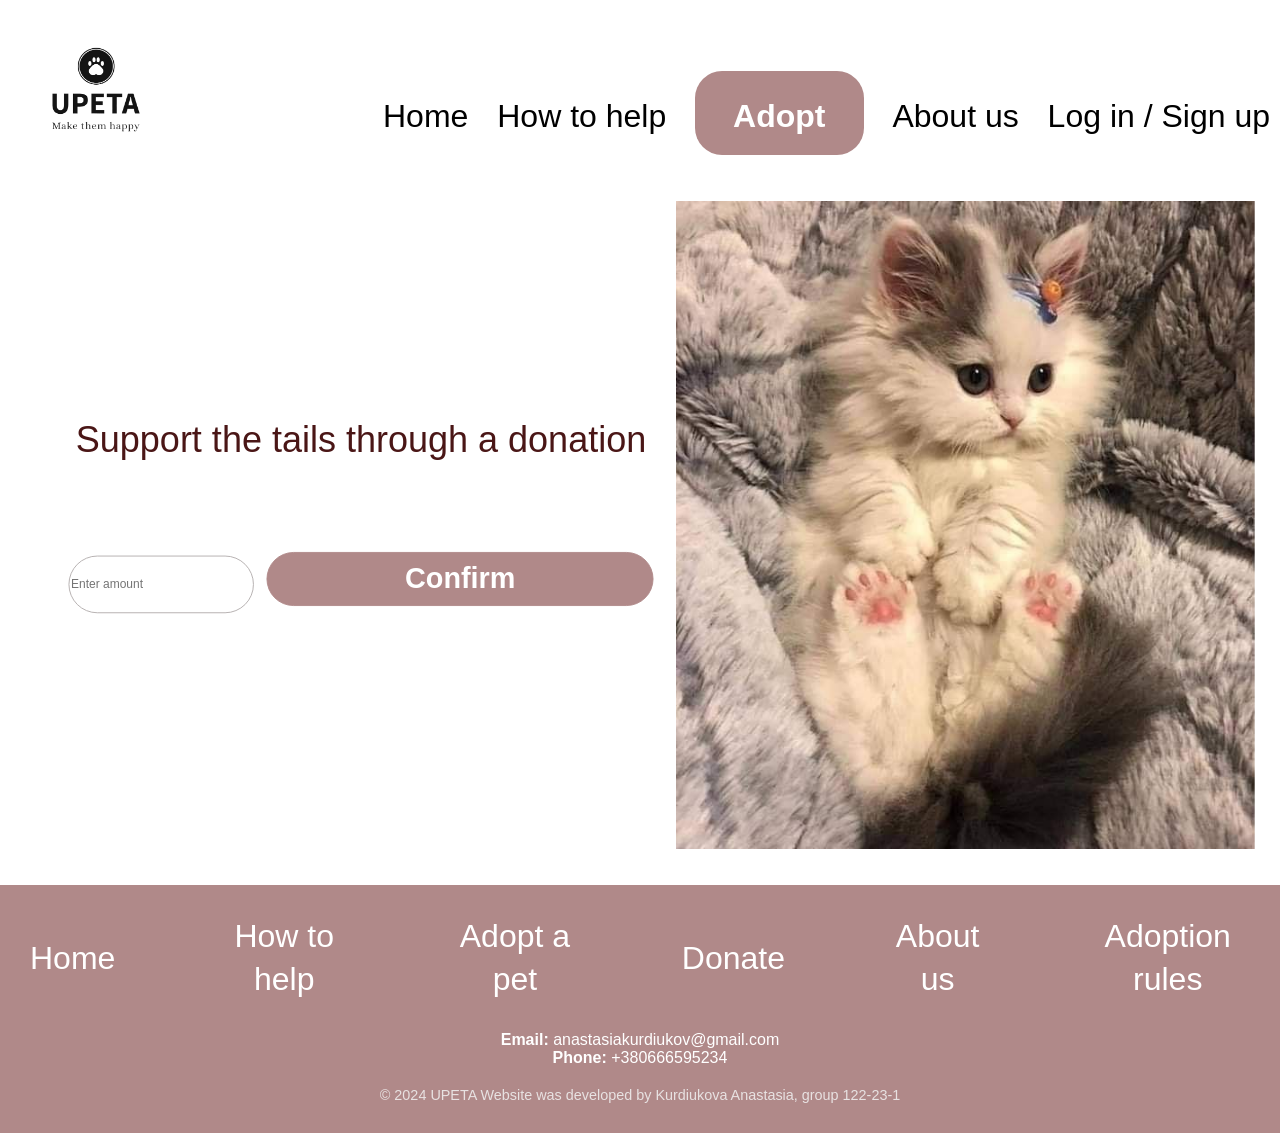
<file: payment.html>
<!DOCTYPE html>
<html lang="en">
<head>
    <meta charset="UTF-8">
    <meta name="viewport" content="width=device-width, initial-scale=1.0">
    <title>Donation</title>
    <link href="payment.css" rel="stylesheet">
    <link rel="icon" type="image/x-icon" href="images/logo.png">
</head>
<body>
    <header>
        <div class="header-container">
            <img class="logo" src="images/photo_2024-06-28_12-42-07__2_-removebg-preview.png" alt="logo">
            <nav class="navigation">
                <ul>
                    <li id="top"><a class="scaled1" href="index.html">Home</a></li>
                    <li id="top"><a class="scaled2" href="index.html#help">How to help</a></li>
                    <a href="petadoption.html"><li id="top"><label for="adoption-btn"></label><button class="adoption" type="button" id="adoption-btn"
                            name="adoption" value="Adopt">Adopt</button></li></a>
                    <li id="top"><a class="scaled3" href="about.html">About us</a></li>
                    <li id="top"><a class="scaled4" href="login.html">Log in / <a href="registration.html" >Sign up</a></li>
                </ul>
            </nav>
        </div>
    </header>
    <main>
        <div class="payment">
            <div class="donation-options">
                <div class="chousetype">
                    <span id="title">Support the tails through a donation</span><br>
                </div>
                <div class="donation-amount">
                    <input type="number" id="custom-amount" min="1" placeholder="Enter amount">
                    <button id="confirm-btn">Confirm</button>
                </div>
            </div>
            <div class="donation-photo">
                <img src="images/загрузка (31).jpg" alt="Charity Photo">
            </div>
        </div>
    </main>
    <footer>
        <nav>
            <ul class="fnav">
              <li><a href="index.html">Home</a></li>
              <li><a href="index.html#help">How to help</a></li>
              <li><a href="petadoption.html">Adopt a pet</a></li>
              <li><a href="payment.html">Donate</a></li>
              <li><a href="about.html">About us</a></li>
              <li><a href="adoptionrules.html">Adoption rules</a></li>
            </ul>
        </nav>
        <p>
          <strong>Email:</strong> <a href="mailto:anastasiakurdiukov@gmail.com">anastasiakurdiukov@gmail.com</a><br>
          <strong>Phone:</strong> +380666595234
        </p>
        <p>&copy; 2024 UPETA Website was developed by Kurdiukova Anastasia, group 122-23-1</p>
    </footer>
    <script>
        document.getElementById('confirm-btn').addEventListener('click', function() {
            var customAmount = document.getElementById('custom-amount').value;
            if (customAmount !== '' && !isNaN(customAmount) && customAmount > 0) {
                var donationLink = 'https://send.monobank.ua/jar/7R5kg5fSoC?amount=' + customAmount;
                window.location.href = donationLink;
            } else {
                alert('Please enter a valid amount.');
            }
        });
    </script>
</body>
</html>
</file>
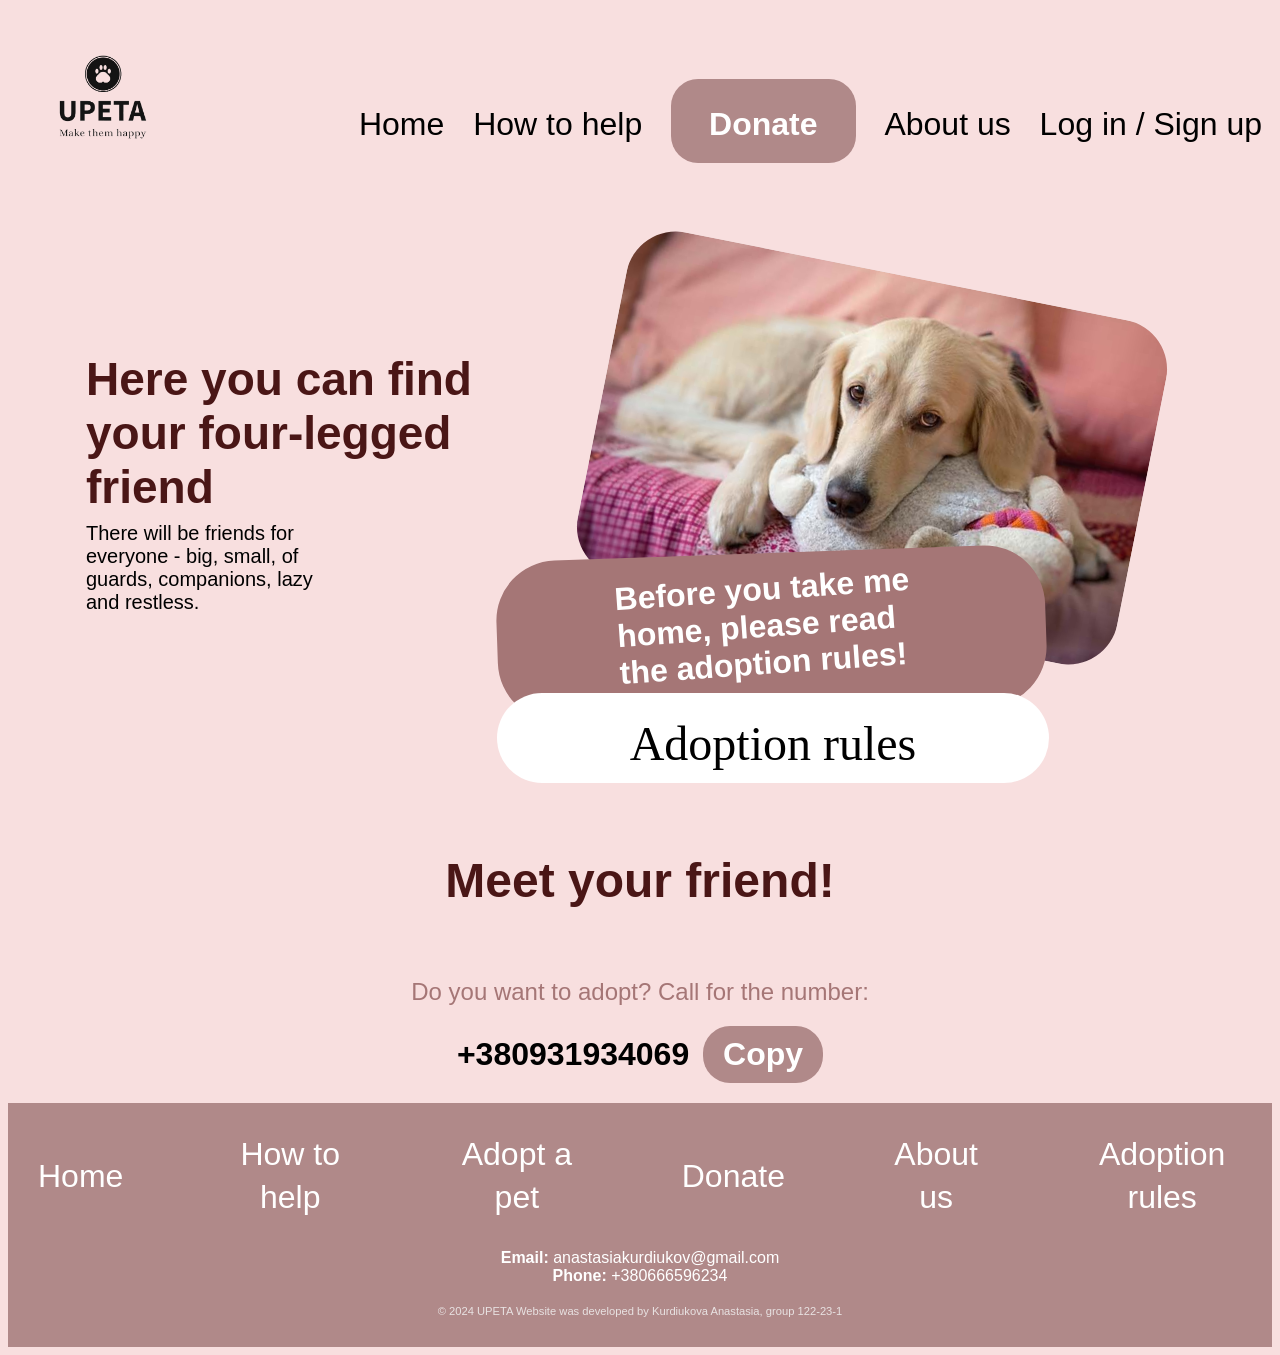
<file: petadoption.html>
<!DOCTYPE html>
<html lang="en">
<head>
    <meta charset="UTF-8">
    <meta name="viewport" content="width=device-width, initial-scale=1.0">
    <title>UPETA - Adoption</title>
    <link href="petadopt.css" rel="stylesheet">
    <link rel="icon" type="image/x-icon" href="images/logo.png">
</head>
<body>
    <header>
        <div class="header-container">
            <img class="logo" src="images/photo_2024-06-28_12-42-07__2_-removebg-preview.png" alt="logo">
            <nav class="navigation">
                <ul>
                    <li><a class="scaled1" href="index.html">Home</a></li>
                    <li><a class="scaled2" href="index.html#help">How to help</a></li>
                    <li><label for="donation-btn"></label><button class="donation" type="button" id="donation-btn"
                            name="donation" value="Donate">Donate</button></li>
                    <li><a class="scaled3" href="about.html">About us</a></li>
                    <li><a class="scaled4" href="login.html">Log in</a> / <a href="registration.html" >Sign up</a></li>
                </ul>
            </nav>
        </div>
    </header>
    <div class="main">
        <div class="column">
        <div class="main-caption">
            <span>Here you can find<br/>your four-legged</br>friend</span>
            <p>There will be friends for<br>everyone - big, small,
                of<br>guards, companions, lazy<br>and restless.</p>
        </div>
        </div>
        <div class="column2">
        <div class="image-container">
            <figure id="main-image" alt="dog with toy">
            </figure>
           <div class="rectangle"> <span class="caption">Before you take me<br> home, please read<br> the adoption rules!</span>
            </div>
            <div class="column3">
                <label for="rules"></label><a href="adoptionrules.html"><button class="rrules" type="button" id="rules" name="rules" value="Donate"><span>Adoption rules</span></button></a>
            </div>
        </div>
    </div>
</div>
<div class="tc"><span id="meet">Meet your friend!</span>
    <div class="aligni"><span id="n">Do you want to adopt? Call for the number:</span>
    <div class="number" id="phoneNumber">
    <a id="phoneLink" href="tel:+380931934069">+380931934069</a>
    <button  type="button"id="copyButton">Copy</button></div></div>
</div>
<div id="animalList" class="container">
   <div id="animalContainer"></div>
</div>

</div>
<footer>
    <nav>
        <ul class="fnav">
          <li><a href="index.html">Home</a></li>
          <li><a href="index.html#help">How to help</a></li>
          <li><a href="petadoption.html">Adopt a pet</a></li>
          <li><a href="payment.html">Donate</a></li>
          <li><a href="about.html">About us</a></li>
          <li><a href="adoptionrules.html">Adoption rules</a></li>
        </ul>
    </nav>
    <p>
      <strong>Email:</strong> <a href="mailto:anastasiakurdiukov@gmail.com">anastasiakurdiukov@gmail.com</a><br>
      <strong>Phone:</strong>  <a id="phoneL" href="tel:+380666595234">+380666596234</a>
    </p>
    <p>&copy; 2024 UPETA Website was developed by Kurdiukova Anastasia, group 122-23-1</p>
</footer>
        <script src="petadopt.js"></script>
</body>
</html>
</file>
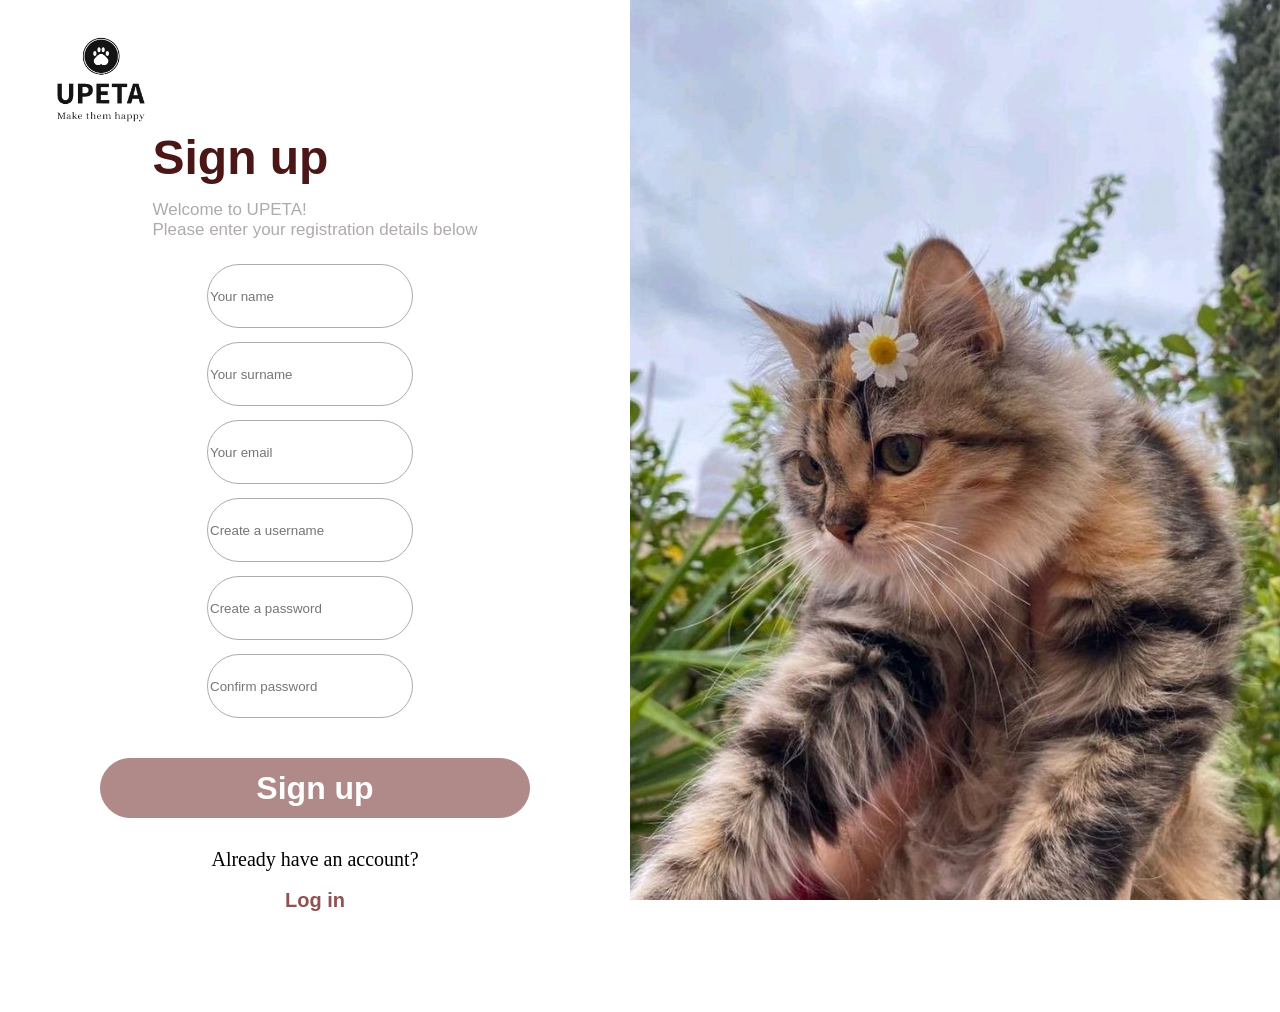
<file: registration.html>
<!DOCTYPE html>
<html lang="en">
<head>
    <meta charset="UTF-8">
    <meta name="viewport" content="width=device-width, initial-scale=1.0">
    <title>UPETA</title>
    <link rel="stylesheet" href="registration.css">
    <link rel="icon" type="image/x-icon" href="images/logo.png">
</head>
<body>
    <div class="form">
        <div class="container">
            <div class="column">
                <img src="images/загрузка (41).jpg" class="photokitty" />
            </div>
            <div class="column-2">
                <header>
                    <a href="index.html">
                        <img class="logo" src="images/photo_2024-06-28_12-42-07__2_-removebg-preview.png" alt="Logo">
                    </a>
                </header>
                <div class="align-form">
                    <div class="c">
                        <div class="headerlog">Sign up</div>
                        <div class="captionsn">
                            Welcome to UPETA!<br>Please enter your registration details below
                        </div>
                    </div>
                    <div class="sign-up">
                        <form>
                            <label for="name"></label>
                            <input class="name" type="text" id="name" name="name" maxlength="15" minlength="3" placeholder="Your name" required>
                            <label for="surname"></label>
                            <input class="surname" type="text" id="surname" name="surname" maxlength="20" minlength="5" placeholder="Your surname" required>
                            <label for="email"></label>
                            <input class="email" type="email" id="email" name="email" maxlength="30" minlength="7" placeholder="Your email" required>
                            <label for="username"></label>
                            <input class="username" type="text" id="username" name="username" maxlength="15" minlength="5" placeholder="Create a username" required>
                            <label for="password"></label>
                            <input class="password" type="password" id="password" name="password" maxlength="15" minlength="8" placeholder="Create a password" required 
                                pattern="(?=.*\d)(?=.*[a-z])(?=.*[A-Z])(?=.*[@#$%^&+=]).{8,}" 
                                title="The password must contain at least one digit, one uppercase letter, one lowercase letter, and one special character (@#$%^&+=)." 
                                autocomplete="new-password" 
                                aria-label="Please enter the password">
                        
                            <label for="confirm_password"></label>
                            <input class="password" type="password" id="confirm_password" name="confirm_password" maxlength="15" minlength="8" placeholder="Confirm password" required 
                                autocomplete="new-password" 
                                aria-label="Confirm password"><br>
                     <span id="password-match-message" class="error"></span><br>
                    
                            <button class="bsignup" type="submit" name="signup" value="signup"><span>Sign up</span></button>

                        </form>
                    </div>
                    <div class="registration">
                        <span class="question">Already have an account?</span><br>
                        <span class="transition"><a href="login.html">Log in</a></span>
                    </div>
                </div>
            </div>
        </div>
    </div>
    <script>
        document.getElementById('password-form').addEventListener('submit', function(event) {
            var password = document.getElementById('password').value;
            var confirmPassword = document.getElementById('confirm_password').value;
            var message = document.getElementById('password-match-message');

            if (password !== confirmPassword) {
                message.textContent = "Passwords do not match.";
                event.preventDefault(); 
            } else {
                message.textContent = ""; 
            }
        });
    </script>
</body>
</html>
</file>
<file: style.css>
body {
    overflow-y: auto;
    overflow-x: hidden;
    font-family: 'Microsoft JhengHei', sans-serif;
    margin: 0px;
    padding: 0px;
}

.logo {
    width: 15%;
    margin-right: auto;
}

.header-container {
    background-color: #FFF;
    display: flex;
    align-items: center;
    justify-content: end;
    gap: 20px;
    font-size: 32px;
    color: #000;
    font-weight: 400;

}

a {
    text-decoration: none;
}

#top {
    margin: 10px;
    font-weight: 400;
    font-size: 32px;
    line-height: 43px;
    display: inline-block;
}

ul {
    list-style: none;
    padding: 0;
    margin: 0;
}

.main-caption {
    display: flex;
    flex-direction: column;
}

.main-caption span {
    color: #4a1616;
    font: 900 40px Montserrat Alternates, -apple-system, Roboto, Helvetica, sans-serif;
}

.main-caption p {
    color: #000;
    margin-top: 8px;
    font: 400 20px Microsoft JhengHei, -apple-system, Roboto, Helvetica, sans-serif;
}

.main-caption {
    margin-top: 100px;
    margin-left: 53px;
}

button.donation,
button.adoption {
    border-radius: 27px;
    background-color: #b08989;
    border: none;
    max-width: 203px;
    max-height: 84px;
    margin-top: 61px;
    color: #fff;
    padding: 27px 38px;
    font: 700 32px Montserrat, sans-serif;
}

button{
transition: 0.5s;
}

button[type="button"]:hover {
    background-color: #4A1616;
    box-shadow: 2px 5px 10px #4A1616 ;
    border: #4A1616;
}

.image-container {
    position: relative;
    width: 100%;
    height: 88vh;
    padding:10px;
}

.main {
    display: flex;
    flex-direction: row;
    justify-content: space-evenly;
}


.benefit{
    display: flex;
    flex-direction: column;
    align-items: center;
    justify-items: center;
    flex-wrap: wrap;
    gap: 10px;
    max-width: 100%;
    font-size: 40px;
}

.benefit-t {
    margin: auto;
    background-image: url("images/rectangle.png");
    background-repeat: no-repeat;
    background-size: contain;
    background-position: center;
    width: 717px;
    height: 299.797px;
    display: flex;
    align-items: center;
    justify-content: center;
    text-align: center;
    
}

.benefit-t span {
    color: #FFF;
    font-family: Montserrat, sans-serif;
    font-size: 36px;
    font-style: normal;
    font-weight: 900;
    line-height: normal;
}



.bim1 {
    margin-top: 120px;
    margin-bottom: 80px;
}

.bim1,
.bim2,
.bim3,
.bim4 {
    display: flex;
    flex-direction: column;
    gap: 100px;
    width: 400px;
    height: 250px;
    flex-shrink: 0;
    border-radius: 25px;
    background-size: cover;
    background-position: center;
    transition: transform 0.3s ease;
}

.bim1:hover,
.bim2:hover,
.bim3:hover,
.bim4:hover{
    transform:  scale(1.1);;
}

.bim1 {
    background-image: url("images/boywithcat.jpg");
    background-color: lightgray;
}

.bim2 {
    background-image: url("images/dogplay.jpg");
    background-color: lightgray;
}

.bim3 {
    background-image: url("images/catsitonhands.jpg");
    background-color: lightgray;
}

.bim4 {
    background-image: url("images/programistwithdog.jpg");
    background-color: lightgray;
}

.reason1,
.reason2,
.reason3,
.reason4 {
display: flex;
flex-direction: column;
align-items:center;
}

.reason1{
    margin-bottom: 40px;
}
.reason2,
.reason3,
.reason4 {margin-bottom: 110px;}


.container{
    display: flex;
    flex-direction: row;
    align-items: center;
}

.reason1,.reason2,.reason3,.reason4{
    display: grid;
    grid-template-rows: auto auto;
}
.reason1 span,.reason2 span,.reason3 span,.reason4 span{
    width: 449px;
    height: 100px;
    border-radius: 35px;
    background: #D3A9A9;
    color: #4A1616;
    font-family: "Microsoft JhengHei";
    font-size: 30px;
    font-style: normal;
    font-weight: 700;
    line-height: normal;
    display: flex;
    justify-content: center;
    align-items: center;
    text-align: center;
}
.ccaption1,.ccaption2,.ccaption3,.ccaption4{
    padding-top: 20px;
    padding-bottom: 20px;
    width: 538px;
    height: 143px;
    color: #000;
    font-family: "Microsoft JhengHei";
    font-size: 18px;
    font-style: normal;
    font-weight: 700;
    line-height: normal;
    text-align: justify;
}

.main-description{
    margin:200px ;
    display: flex;
    flex-direction: column;
    flex-wrap: wrap;
}

.main-description span{
    width: 480px;
    position: relative;
    font-size: 76px;
    font-weight: 900;
    font-family: Montserrat Alternates, -apple-system, Roboto, Helvetica;
    color: #b08989;
    white-space: pre-wrap;
    text-align: center;
}
.help{
    margin: 0;
}

#description{
    width: 929px;
    position: relative;
    font-size: 48px;
    font-family: 'Microsoft JhengHei';
    color: #4a1616;
    text-align: left;
    display: inline-block;
}

.main-picture{
    width: 110%;
    height: 920px;
    object-fit: contain;
    background-image: url("images/beautiful-funy-dog.png");
    background-position: center;
    background-repeat: no-repeat;
    background-size: contain;
    margin-top: -180px;
}

.main-description span{
    width: 480px;
    position: relative;
    font-size: 76px;
    font-weight: 900;
    font-family: Montserrat Alternates, -apple-system, Roboto, Helvetica;
    color: #b08989;
    white-space: pre-wrap;
    text-align: center;
}


.container1{
    display: flex;
    position: relative; 
}

.helplinks{
    width: 460px;
    position: absolute;
    border-radius: 60px;
    background-color: #f1dada;
    height: 420px;
    left: 58%;
    top: 53%;
    transform: scale(0.8); 
    display: flex;
    flex-direction: column;
    align-items: center;
    justify-content: center;
}

.helplinks span{
    display: flex;
    align-items: center;
    justify-content: center;
    width: 100%;
    font-size: 36px;
    font-family: 'Microsoft JhengHei';
    color: #b08989;
    height: 60px;
    margin-bottom: 10px; 
}

.helplinks span a{
    text-decoration: none; 
    color: inherit; 
}

@media only screen and (max-width: 768px) {
    .logo {
        width: 30%;
    }

    .header-container {
        flex-direction: column;
        justify-content: center;
        text-align: center;
        gap: 10px;
        font-size: 24px;
    }

    .header-container img {
        margin-bottom: 10px;
    }

    .header-container nav ul {
        display: flex;
        flex-direction: column;
    }

    .header-container nav ul li {
        font-size: 24px;
    }

    .main-caption {
        margin-top: 20px;
        margin-left: 10px;
        text-align: center;
    }

    .main-caption span {
        font-size: 28px;
    }

    .main-caption p {
        font-size: 16px;
    }

    button.donation,
    button.adoption {
        max-width: 150px;
        max-height: 60px;
        font-size: 24px;
        padding: 15px 20px;
        margin-top: 30px;
    }

    .image-container {
        padding: 0;
        height: 60vh;
    }

    .main {
        flex-direction: column;
        align-items: center;
    }

    .benefit-t {
        width: 100%;
        height: auto;
    }

    .benefit-t span {
        font-size: 28px;
    }

    .container {
        flex-direction: column;
        align-items: center;
    }

    .bim1,
    .bim2,
    .bim3,
    .bim4 {
        width: 100%;
        height: auto;
        gap: 50px;
    }

    .reason1 span,
    .reason2 span,
    .reason3 span,
    .reason4 span {
        width: 100%;
        font-size: 24px;
    }

    .ccaption1,
    .ccaption2,
    .ccaption3,
    .ccaption4 {
        width: 100%;
        font-size: 16px;
    }

    .main-description {
        margin: 20px;
    }

    .main-description span {
        font-size: 32px;
    }

    .help,
    .container1 {
        flex-direction: column;
        align-items: center;
    }

    .main-picture {
        width: 100%;
        height: auto;
    }

    .helplinks {
        width: 80%;
        height: auto;
        transform: scale(1);
    }

    .helplinks span {
        font-size: 24px;
    }
}

footer{
    display: flex;
    flex-direction: column;
    justify-content: center;
    align-items: center;
}

.fnav{
    font-size: 20px;
    color: #000;
    display: flex;
    flex-direction: row;
    align-items: center;
    gap: 80px;

}

footer {
    background-color: #b08989;
    color: #fff;
    padding: 20px;
    text-align: center;
    font-family: Arial, sans-serif;
  }
  
footer nav {
    margin-bottom: 10px;
  }
  
footer nav ul.fnav {
    list-style-type: none;
    padding: 0;
    margin: 0;
  }
  
footer nav ul.fnav li {
    display: inline;
    margin-right: 15px;
  }
  
footer nav ul.fnav li a {
    color: #fff;
    text-decoration: none;
  }
  
footer nav ul.fnav li a:hover {
    text-decoration: underline;
  }
  
footer p {
    margin: 10px 0;
  }
  
footer p a {
    color: #fff;
    text-decoration: none;
  }
  
footer p a:hover {
    text-decoration: underline;
  }
  
footer p strong {
    font-weight: bold;
  }
  
footer p:last-child {
    font-size: 0.9em;
    color: #e8e2e2;
  }
  
a{
    color: #000; 
    text-decoration: none; 
    transition: all .2s ease-in-out;
  }

a:hover{
    transform: scale(1.1);
    color: #b08989;
}


a {
    color: #000; 
    text-decoration: none; 
}



a:active {
    color: #4A1616; 
}
</file>
<file: about.css>
body {
    overflow-y: auto;
    overflow-x: hidden;
    font-family: 'Microsoft JhengHei', sans-serif;
    opacity: 1;
    transition: opacity 0.3s ease-in-out;
}


body.fade-out {
    opacity: 0;
}
.logo {
    width: 15%;
    margin-right: auto;
}

.header-container {
    background-color: #FFF;
    display: flex;
    flex-direction: row;
    flex-wrap: nowrap;
    align-items: center;
    gap: 20px;
}

a {
    text-decoration: none;
}

li {
    margin: 10px;
    font-weight: 400;
    font-size: 32px;
    line-height: 43px;
    display: inline-block;
}

ul {
    list-style: none;
    padding: 0;
    margin: 0;
}

#titlle {
    color: #4a1616;
    display: inline-block;
    font: 900 42px Montserrat Alternates, -apple-system, Roboto, Helvetica, sans-serif;
}

#caption {
    width: 331px;
    position: relative;
    font-size: 30px;
    font-weight: 800;
    color: #b08989;
    text-align: left;
    display: inline-block;
    height: 132px;
    margin-top: 40px;
}

.main-caption {
    margin-top: 150px;
    margin-left: 53px;
}

button.donation {
    border-radius: 27px;
    background-color: #b08989;
    border: none;
    max-width: 203px;
    max-height: 84px;
    margin-top: 61px;
    color: #fff;
    padding: 27px 38px;
    font: 700 32px Montserrat, sans-serif;
    transition: 0.5s;
}

button[type="button"]:hover {
    background-color: #4A1616;
    box-shadow: 2px 5px 10px #4A1616;
    border: #4A1616;
}

#main-image {
    width: 740px;
    border-radius: 50%;
    height: 700px;
    transform: scale(0.68);
    border: 20px solid #8b6161;
    transition: transform 0.3s ease;
}

.main {
    display: flex;
    justify-content: center;
    align-items: flex-start; 
}

.main-content {
    display: flex;
    flex-direction: row;
    flex-wrap: nowrap;
    gap: 40px;
}

figure {
    margin: 0; 
    padding: 0;
}

.background {
    display: flex;
    flex-direction: column;
    justify-content: center;
    align-items: center;
    text-align: center;
    height: 100vh;
    margin: 100px;
}

#goal {
    font-size: 60px;
    font-weight: 600;
    font-family: 'Montserrat Alternates', sans-serif;
    color: #b08989;
}

#gcaption {
    font-size: 36px;
    padding: 10px;
    font-weight: 500;
    color: #4a1616;
    margin: 30px;
    text-align: center;
}

#cdim {
    margin: 2px auto;
    position: relative;
}

#main-image:hover{
    transform:  scale(0.80);
    border: 20px solid #d0a4a4;
    
}

footer{
    display: flex;
    flex-direction: column;
    justify-content: center;
    align-items: center;
}

.fnav{
    font-size: 20px;
    color: #000;
    display: flex;
    flex-direction: row;
    align-items: center;
    gap: 80px;

}

footer {
    background-color: #b08989;
    color: #fff;
    padding: 20px;
    text-align: center;
    font-family: Arial, sans-serif;
  }
  
  footer nav {
    margin-bottom: 10px;
  }
  
  footer nav ul.fnav {
    list-style-type: none;
    padding: 0;
    margin: 0;
  }
  
  footer nav ul.fnav li {
    display: inline;
    margin-right: 15px;
  }
  
  footer nav ul.fnav li a {
    color: #fff;
    text-decoration: none;
  }
  
  footer nav ul.fnav li a:hover {
    text-decoration: underline;
  }
  
  footer p {
    margin: 10px 0;
  }
  
  footer p a {
    color: #fff;
    text-decoration: none;
  }
  
  footer p a:hover {
    text-decoration: underline;
  }
  
  footer p strong {
    font-weight: bold;
  }
  
  footer p:last-child {
    font-size: 0.9em;
    color: #e8e2e2;
  }
  
  button{
    transition: 0.5s;
    }
    
    button[type="button"]:hover {
        background-color: #4A1616;
        box-shadow: 2px 5px 10px #4A1616 ;
        border: #4A1616;
    }

    a{
        color: #000; 
        text-decoration: none; 
        transition: all .2s ease-in-out;
      }
    
    a:hover{
        transform: scale(1.1);
        color: #b08989;
    }
    
    
    a {
        color: #000; 
        text-decoration: none; 
    }
    
    
    
    a:active {
        color: #4A1616; 
    }
</file>
<file: ap.css>
body {
    font-family: 'Microsoft JhengHei', sans-serif;
    background-color: #F8DFDF;
}

#greet {
    display: block;
    text-align: center;
    margin-bottom: 20px;
    font-size: 24px;
}

form {
    display: flex;
    flex-direction: column;
    text-align: center;
    margin: auto;
    margin-bottom: 20px;
}

#photoUpload{
    margin: auto;
}

/* Стилі для label */
label {
    display: block; /* Виводить ярлик на новому рядку */
    margin-bottom: 10px; /* Відступ вниз від ярлика */
    font-size: 18px; /* Розмір шрифту ярлика */
    color: #333; /* Колір тексту ярлика */
}

/* Стилі для input[type="file"] */
input[type="file"] {
    border: 1px solid #ccc; /* Рамка навколо вибору файлу */
    padding: 8px; 
    background-color: #f9f9f9; /* Фон вибору файлу */
    border-radius: 5px; 
}

/* При наведенні курсору миші на вибір файлу */
input[type="file"]:hover {
    background-color: #cbc3c3; 
}


#name ,#age ,#story{
    border-radius: 50px;
    border-color: rgba(176, 171, 171, 1);
    border-style: solid;
    border-width: 1px;
    background-color: #fff;
    margin-top: 14px;
    height: 60px;
    width: 300px;
    margin-right: 10px;
    margin: auto;
}
#adminContainer {
    display: flex;
    flex-wrap: wrap;
    justify-content: center;
    gap: 20px;
}

.animal-item {
    border: 1px solid #ccc;
    padding: 10px;
    border-radius: 10px;
    text-align: center;
    background-color: #fff;
}

.admin-animal-photo {
    max-width: 150px;
    max-height: 150px;
    margin-bottom: 10px;
}

button {
    background-color: #b08989;
    border: none;
    border-radius: 27px;
    color: #fff;
    font-weight: 700;
    padding: 10px 20px;
    cursor: pointer;
    font-size: 16px;
    height: 60px;
    width: 300px;
    margin: 20px auto;
}

button:hover {
    background-color: #a07878;
}

footer{
    display: flex;
    flex-direction: column;
    justify-content: center;
    align-items: center;
}

.fnav{
    font-size: 20px;
    color: #000;
    display: flex;
    flex-direction: row;
    align-items: center;
    gap: 80px;

}

footer {
    background-color: #b08989;
    color: #fff;
    padding: 15px;
    text-align: center;
    font-family: Arial, sans-serif;
  }
  
  footer nav {
    margin-bottom: 10px;
  }
  
  footer nav ul.fnav {
    list-style-type: none;
    padding: 0;
    margin: 0;
  }
  
  footer nav ul.fnav li {
    display: inline;
    margin-right: 15px;
  }
  
  footer nav ul.fnav li a {
    color: #fff;
    text-decoration: none;
  }
  
  footer nav ul.fnav li a:hover {
    text-decoration: underline;
  }
  
  footer p {
    margin: 10px 0;
  }
  
  footer p a {
    color: #fff;
    text-decoration: none;
  }
  
  footer p a:hover {
    text-decoration: underline;
  }
  
  footer p strong {
    font-weight: bold;
  }
  
  footer p:last-child {
    font-size: 0.9em;
    color: #e8e2e2;
  }
  
  a{
    color: #000; 
    text-decoration: none; 
    transition: all .2s ease-in-out;
  }

a:hover{
    transform: scale(1.1);
    color: #b08989;
}


a {
    color: #000; 
    text-decoration: none; 
}



a:active {
    color: #4A1616; 
}
</file>
<file: adoptrules.css>
body {
    overflow-y: auto;
    overflow-x: hidden;
    font-family: 'Microsoft JhengHei', sans-serif;
    margin: 0px;
    padding: 0px;
}

.logo {
    width: 15%;
    margin-right: auto;
}

.header-container {
    display: flex;
    align-items: center;
    justify-content: end;
    gap: 20px;
    font-size: 32px;
    color: #000;
    font-weight: 400;
}

a {
    text-decoration: none;
}

li {
    margin: 10px;
    font-weight: 400;
    font-size: 32px;
    line-height: 43px;
    display: inline-block;
}

ul {
    list-style: none;
    padding: 0;
    margin: 0;
}

li.logo {
    margin-right: auto;
}

.main-caption {
    display: flex;
    flex-direction: column;
    place-items: center;
    justify-content: center; 
    height: 100vh;
    text-align: center; 
    gap: 20px;
}

#title {
    width: 80%;
    position: relative;
    font-size: 96px;
    display: inline-block;
    color: #4a1616;
    height: 120px;
    text-align: center;
    font-family: 'Mulish', sans-serif;
    transform:  scale(0.8);
}

#caption {
    width: 1080px;
    position: relative;
    font-size: 48px;
    font-weight: 500;
    font-family: Mulish;
    color: #a57676;
    text-align: center;
    display: inline-block;
    margin: 0;
    transform:  scale(0.7);

}

.paw1 {
    position: absolute;
    top: 15%; 
    left: 60%; 
    z-index: 1;
    transform: rotate(-15deg) scale(0.4);
}

.paw2 {
    position: absolute;
    top: 40%; 
    right: 70%; 
    z-index: 1;
    transform: rotate(15deg) scale(0.4);

}

.donation {
    border-radius: 27px;
    background-color: #b08989;
    border: none;
    max-width: 203px;
    max-height: 84px;
    margin-top: 61px;
    color: #fff;
    padding: 27px 38px;
    font: 700 32px Montserrat, sans-serif;
}

button[type="button"]:hover {
    background-color: #4A1616;
}

.caption2 {
    display: flex;
    flex-direction: row;
    justify-content: center;
    align-items: center;
    position: relative;
    font-size: 64px;
    font-family: 'Mulish', sans-serif;
    color: #4a1616;
    height: 98px;
    transform:  scale(0.9);
    margin-bottom: 0;

}

.forcolor {
    background-color: #F8DFDF;
}

.r {
    display: flex;
    flex-direction: row;
    flex-wrap: wrap;
    gap: 160px;
    justify-content: center;
    transform:  scale(0.8);
}

.r1, .r2, .r3, .r4 {
    display: flex;
    justify-content: center;
    align-items: center;
    text-align: center;
    background-size: cover;
    font-size: 32px;
    font-weight: 850;
     font-family: 'Mulish', sans-serif;
    color: #fff;
    width: 400px;
    height: 350px;
    border-radius: 50px;
    transition: transform 0.3s ease;
}

.r1 {
    background: url("images/doctorpet.jpg") lightgray;
    background-position: center;
}

.r2 {
    background: url("images/doggi.png") lightgray;
    background-position: right;
}

.r3 {
    background: url("images/learn.jpg") lightgray;
    background-position: right;
}

.r4 {
    background: url("images/catp.png") lightgray;
    background-position: top right;
}

.r span {
    text-align: center;
}

.r1:hover,
.r2:hover,
.r3:hover,
.r4:hover{
    transform:  scale(1.2);}


    .rules{
        display: flex;
        flex-direction: row;
        flex-wrap: wrap;
        gap:20px;
        justify-content: center;
        align-items: center;
        font-size: 48px;
        color: #4a1616;
        font-weight: 800;
    
        
    }
    
    .rulecap{
        display: flex;
        flex-direction: column;
        justify-content: center;
        align-items: center;
        text-align: justify;
        width: 1510px;
        border-radius: 70px;
        background-color: #fff;
        border: 2px solid #a57676;
        height: 600px;
        font-size: 24px;
        color: #4a1616;
        font-weight: 500;
    }

    .rulecap1{
        display: flex;
        flex-direction: column;
        justify-content: center;
        align-items: center;
        text-align: justify;
        width: 1510px;
        border-radius: 70px;
        background-color: #fff;
        border: 2px solid #a57676;
        height: 400px;
        font-size: 24px;
        color: #4a1616;
        font-weight: 500;
    }
    
#r::before
{
    content:"🐾"
}

.return{
    margin-top: 100px;
    border-radius: 50px;
    background-color: #b08989;
    border: none;
    width: 500px;
    height: 91px;
    color: #fff;
    font: 700 24px Montserrat, sans-serif;
}

footer{
    display: flex;
    flex-direction: column;
    justify-content: center;
    align-items: center;
}

.fnav{
    font-size: 20px;
    color: #000;
    display: flex;
    flex-direction: row;
    align-items: center;
    gap: 80px;

}

footer {
    background-color: #b08989;
    color: #fff;
    padding: 20px;
    text-align: center;
    font-family: Arial, sans-serif;
  }
  
  footer nav {
    margin-bottom: 10px;
  }
  
  footer nav ul.fnav {
    list-style-type: none;
    padding: 0;
    margin: 0;
  }
  
  footer nav ul.fnav li {
    display: inline;
    margin-right: 15px;
  }
  
  footer nav ul.fnav li a {
    color: #fff;
    text-decoration: none;
  }
  
  footer nav ul.fnav li a:hover {
    text-decoration: underline;
  }
  
  footer p {
    margin: 10px 0;
  }
  
  footer p a {
    color: #fff;
    text-decoration: none;
  }
  
  footer p a:hover {
    text-decoration: underline;
  }
  
  footer p strong {
    font-weight: bold;
  }
  
  footer p:last-child {
    font-size: 0.9em;
    color: #e8e2e2;
  }

  a{
    color: #000; 
    text-decoration: none; 
    transition: all .2s ease-in-out;
  }

a:hover{
    transform: scale(1.1);
    color: #b08989;
}


a {
    color: #000; 
    text-decoration: none; 
}



a:active {
    color: #4A1616; 
}
</file>
<file: help.css>
body {
    overflow-y: auto;
    overflow-x: hidden;
    font-family: 'Microsoft JhengHei', sans-serif;
}

.logo {
    width: 15%;
    margin-right: auto;
}

.header-container {
    display: flex;
    align-items: center;
    justify-content: end;
    gap: 20px;
    font-size: 32px;
    color: #000;
    font-weight: 400;
}

a {
    text-decoration: none;
}

li {
    margin: 10px;
    font-weight: 400;
    font-size: 32px;
    line-height: 43px;
    display: inline-block;
}

ul {
    list-style: none;
    padding: 0;
    margin: 0;
}

li.logo {
    margin-right: auto;
}

.header-container button {
    border-radius: 27px;
    background-color: #b08989;
    border: none;
    max-width: 203px;
    max-height: 84px;
    margin-top: 61px;
    color: #fff;
    padding: 27px 38px;
    font: 700 32px Montserrat, sans-serif;
    align-self: center;
}

.header-container button:hover {
    background-color: #4A1616;
}

.main-caption {
    display: flex;
    flex-direction: column;
    margin-top: 100px;
}

.main-caption span:first-child {
    color: #4a1616;
    font: 900 70px Montserrat Alternates, -apple-system, Roboto, Helvetica;
}

.main-caption p {
    color: #000;
    margin-top: 8px;
    font: 400 26px Microsoft JhengHei, -apple-system, Roboto, Helvetica, sans-serif;
}
 
#n{
    font: 800 36px Montserrat Alternates, -apple-system, Roboto, Helvetica;
    color: #a57676;
}

.main-caption {
    margin-top: 30px;
    margin-left: 53px;
}

#main-image {
    border-radius: 50px;
    height: 600px;
    width: 500px;
    background-image: url("images/dogsleep.jpg");
    background-position: center top;
    transform: rotate(14deg) scale(0.8) translateY(-30px) translateX(50px);
    border: 20px solid #b08989;
}

.main {
    display: flex;
    flex-direction: row;
    justify-content: space-evenly;
    align-items: center;
    gap: 50px;
    transform: scale(0.86);
}

.image-container {
    margin: 0;
}

.rectangle {
    width: 400px;
    position: absolute;
    border-radius: 50px;
    background-color: #eac8c8;
    height: 420px;
    transform: rotate(-5deg) translateY(-450px) translateX(-70px) scale(0.83);
    transform-origin: 0 0;
    margin: 40px;
    display: flex;
    flex-direction: column;
    justify-content: top;
    align-items: center;
}

.column2 {
    display: flex;
    flex-direction: column;
}

#t {
    font-size: 24px;
    display: flex;
    font-family: Montserrat Alternates, -apple-system, Roboto, Helvetica;
    font-weight: 900;
    color: #4A1616;
    text-align: center;
    align-items: center;
    justify-content: center;
    width: 360px;
    border-radius: 30px;
    background-color: #fff0f0;
    height: 75.7px;
    transform-origin: 0 0;
    margin: 20px;
    top: 20px;
}

#c {
    font-size: 24px;
    font-family: 'Montserrat', sans-serif;
    color: #000;
    transform-origin: 0 0;
    font-weight: 750;
    text-align: center;
    margin-top: 20px;
}

#goods {
    border-radius: 27px;
    background-color: #b08989;
    border: none;
    width: 250px;
    max-height: 84px;
    margin-top: 61px;
    color: #fff;
    padding: 27px 38px;
    font: 700 32px' Montserrat', sans-serif;
    align-self: center;
    display: flex;
    justify-content: center;
    align-items: center;
}

#goods span {
    width: 200px;
    font-size: 24px;
    font-family:Montserrat Alternates, -apple-system, Roboto, Helvetica;
    font-weight: 900;
    color: #fff;
    text-align: center;
}

#goods:hover {
    background-color: #4A1616;
}

.volonteer {
    display: flex;
    flex-direction: column;
    justify-content: center;
    align-items: center;
    text-align: center; 
    gap:30px;
}

#ti{
    width: 1202px;
    font-size: 80px;
    color: #4a1616;
    height: 94px;
    font-weight: 900;
    
}

#openFormBtn:hover{
    box-shadow: 2px 5px 10px #4A1616 ;
    border: #4A1616;
}

#question{
    width: 815px;
    font-size: 32px;
    color: #b08989;
    text-align: center;
    font-weight: 700;
}

#k{
    width: 621px;
    font-size: 36px;
    color: #d3a9a9;
    text-align: center;
    font-weight: 500;

}

.volonteer button{
    border-radius: 27px;
    background-color: #b08989;
    border: none;
    max-width: 400px;
    max-height: 84px;
    margin-top: 61px;
    color: #fff;
    padding: 27px 38px;
    font: 700 32px Montserrat, sans-serif;
    align-self: center;
}

.copyButton{
    border-radius: 27px;
    background-color: #b08989;
    border: none;
    max-width: 300px;
    max-height: 84px;
    color: #fff;
    padding: 10px 20px;
    font: 700 32px Montserrat, sans-serif;
    align-self: center;
    margin-left: 5px;
    cursor: pointer;
    transition: 0.5s;
}
.phoneNumber{
    font: 600 32px Montserrat, sans-serif;
    color:#4A1616
   
}

.number{
    margin-top: 20px;
}



.line1{
    width: 25%;
    position: absolute;
    border-radius: 30px;
    background-color: rgba(248, 223, 223, 0.72);
    height: 45px;
  
}



#i1{
    transform: scale(0.8);
    top: 124%;
    right:70%;
    position: absolute;
    
}
 #i2{
    transform: scale(0.8);
    top: 130%;
    left:64%;
    position: absolute;
 }

.backg{
    margin: 150px 0;
    background-color: #F9E8E8;
    text-align: center;
}

.buttons{
    background-color: #fff;

}

.container {
    padding: 10px;
    margin: 200px auto;
    text-align: center;
    display: flex;
    flex-direction: column;
    justify-self: center;
}

#st{
    font-size: 96px;
    font-weight: 700;
    display: inline-block;
    color: #4a1616;
}

#sc{
    padding: 30px;
    font-size: 40px;
    font-weight: 500;
    color: #4a1616;
}

.r2{
    display: flex;
    justify-self: center;
    text-align: center;
    margin: 40px auto;
    width: 900px;
    border-radius: 30px;
    background-color: #fff0f0;
    border: 1px solid #b08989;
    height: 331px;
}

.phoneLink{
font-size: 32px;
color: #000;

}


figure#cats{
    margin: -150px;
    transform: scale(1.1);
}

footer{
    display: flex;
    flex-direction: column;
    justify-content: center;
    align-items: center;
}

.fnav{
    font-size: 20px;
    color: #000;
    display: flex;
    flex-direction: row;
    align-items: center;
    gap: 80px;

}

footer {
    background-color: #b08989;
    color: #fff;
    padding: 20px;
    text-align: center;
    font-family: Arial, sans-serif;
  }
  
  footer nav {
    margin-bottom: 10px;
  }
  
  footer nav ul.fnav {
    list-style-type: none;
    padding: 0;
    margin: 0;
  }
  
  footer nav ul.fnav li {
    display: inline;
    margin-right: 15px;
  }
  
  footer nav ul.fnav li a {
    color: #fff;
    text-decoration: none;
  }
  
  footer nav ul.fnav li a:hover {
    text-decoration: underline;
  }
  
  footer p {
    margin: 10px 0;
  }
  
  footer p a {
    color: #fff;
    text-decoration: none;
  }
  
  footer p a:hover {
    text-decoration: underline;
  }
  
  footer p strong {
    font-weight: bold;
  }
  
  footer p:last-child {
    font-size: 0.9em;
    color: #e8e2e2;
  }
  
a{
        color: #000; 
        text-decoration: none; 
        transition: all .2s ease-in-out;
      }
    
a:hover{
        transform: scale(1.1);
        color: #b08989;
    }
    
    
a {
        color: #000; 
        text-decoration: none; 
    }
    
    
    
a:active {
        color: #4A1616; 
    }
    
button{
        transition: 0.5s;
        }
        
button[type="button"]:hover {
            background-color: #4A1616;
            box-shadow: 2px 5px 10px #4A1616 ;
            border: #4A1616;
        }
</file>
<file: bv.css>
.f {
    width: 100%;
    max-width: 600px;
    text-align: center;
    background-color: #fff; 
    padding: 20px;
    border-radius: 10px;
    box-shadow: 0 0 10px rgba(0, 0, 0, 0.1);
}

form {
    display: flex;
    flex-direction: column;
    align-items: center;
}

input, textarea {
    width: 100%; 
    max-width: 400px;
    border-radius: 20px;
    border: 2px solid #4a1616;
    box-sizing: border-box;
    height: 50px;
    margin-bottom: 10px; 
    padding: 10px; 
    font-size: 16px;
}

textarea {
    height: 90px; 
    resize: vertical; 
}

button[type="submit"] {
    background-color: #b08989;
    border: none;
    border-radius: 27px;
    color: #fff;
    font-weight: 700;
    padding: 10px 20px;
    cursor: pointer;
    font-size: 16px;
    height: 60px;
    width: 100%; 
    max-width: 300px; 
    margin: 20px auto; 
}
button:hover {
    background-color: #4a1616;
}

::placeholder {
    font-size: 14px;
    color: #aaa;
    text-align: center;
}

footer{
    display: flex;
    flex-direction: column;
    justify-content: center;
    align-items: center;
}

.fnav{
    font-size: 20px;
    color: #000;
    display: flex;
    flex-direction: row;
    align-items: center;
    gap: 80px;

}

footer {
    background-color: #b08989;
    color: #fff;
    padding: 20px;
    text-align: center;
    font-family: Arial, sans-serif;
  }
  
  footer nav {
    margin-bottom: 10px;
  }
  
  footer nav ul.fnav {
    list-style-type: none;
    padding: 0;
    margin: 0;
  }
  
  footer nav ul.fnav li {
    display: inline;
    margin-right: 15px;
  }
  
  footer nav ul.fnav li a {
    color: #fff;
    text-decoration: none;
  }
  
  footer nav ul.fnav li a:hover {
    text-decoration: underline;
  }
  
  footer p {
    margin: 10px 0;
  }
  
  footer p a {
    color: #fff;
    text-decoration: none;
  }
  
  footer p a:hover {
    text-decoration: underline;
  }
  
  footer p strong {
    font-weight: bold;
  }
  
  footer p:last-child {
    font-size: 0.9em;
    color: #e8e2e2;
  }
  
  a{
    transition: all .2s ease-in-out;
}

a:hover{
    transform: scale(1.1);
}

button{
  transition: 0.5s;
  }
  
  button[type="button"]:hover {
      background-color: #4A1616;
      box-shadow: 2px 5px 10px #4A1616 ;
      border: #4A1616;
  }

  a{
    color: #000; 
    text-decoration: none; 
    transition: all .2s ease-in-out;
  }

a:hover{
    transform: scale(1.1);
    color: #b08989;
}


a {
    color: #000; 
    text-decoration: none; 
}



a:active {
    color: #4A1616; 
}
</file>
<file: login.css>
body{
    margin: 0;
    width: 200vh;
    overflow: hidden;
}
.form {
    background-color: #fff;
}

.container{
    display: flex;
}

@media (max-width: 991px) {
     .container {
         flex-direction: column;
         align-items: stretch;
}
}
.column {
    display: flex;
    flex-direction: column;
    line-height: normal;
    width: 57%;
    margin-left: 0px;
}
 @media (max-width: 991px) {
     .column {
         width: 100%;
}}


img.photocat {
    inset: 0;
    height: 100%;
    width: 90%;
    object-fit: cover;
    object-position: center;

}



.column-2 {
    display: flex;
    flex-direction: row;
    line-height: normal;
    width: 43%;
    margin-left: 20px;
    flex-wrap: nowrap;
    align-content: center;
    align-items: stretch;
}

@media (max-width: 991px) {
    .column-2 {
        font-size: 40px;
        max-width: 100%;
        margin-top: 40px;
        padding: 0 20px;
    }
}

.header{
    display: flex;
    margin-top: 22px;
    flex-direction: column;
    font-size: 20px;
    color: #b0abab;
    font-weight: 400;
    padding: 0 20px;
}
 @media (max-width: 991px) {
     .header {
         max-width: 100%;
         margin-top: 40px;
     }
 }


 
@media (max-width: 991px) {
    .logo {
        max-width: 100%;
        font-size: 40px;
    }
}

.headerlog {
    color: #4a1616;
    margin-top: 24px;
    font: 700 48px Montserrat Alternates, -apple-system, Roboto, Helvetica,sans-serif;
}

 @media (max-width: 991px) {
     .headerlog {
         max-width: 100%;
         margin-top: 40px;
     }
 }

.captionlog {
    font-family: Microsoft JhengHei, -apple-system, Roboto, Helvetica,sans-serif;
    margin-top: 57px;
}

 @media (max-width: 991px) {
     .headerlog {
         max-width: 100%;
         margin-top: 40px;
     }
 }


.username {
    font-family: Microsoft JhengHei, -apple-system, Roboto, Helvetica,sans-serif;
    margin-top: 52px;
    border-radius: 50px;
    border-color: rgba(176, 171, 171, 1);
    border-style: solid;
    border-width: 1px;
    background-color: #fff;
    margin-top: 49px;
    height: 60px;
    width: 488px;
}
  @media (max-width: 991px) {
      .username {
          max-width: 100%;
          margin-top: 40px;
      }
  }
.password {
    font-family: Microsoft JhengHei, -apple-system, Roboto, Helvetica,sans-serif;
    margin-top: 50px;
    border-radius: 50px;
    border-color: rgba(176, 171, 171, 1);
    border-style: solid;
    border-width: 1px;
    background-color: #fff;
    margin-top: 36px;
    height: 60px;
    width: 488px;
}

 @media (max-width: 991px) {
     .password {
         max-width: 100%;
         margin-top: 40px;
     }
 }

.blogin {
    border-radius: 50px;
    border-color: rgba(176, 137, 137, 1);
    border-style: solid;
    border-width: 1px;
    background-color: #b08989;
    margin-top: 40px;
    align-items: center;
    color: #fff;
    white-space: nowrap;
    font: 650 32px Microsoft Tai Le, -apple-system, Roboto, Helvetica,sans-serif;
    height: 60px;
    width: 488px;
    transition: 0.5s;
    
}
 @media (max-width: 991px) {
     .blogin {
         max-width: 100%;
         margin-top: 20px;
         white-space: initial;
         padding: 0 10px;
     }
 }

 .blogin:hover {
    background-color: #4A1616;
    box-shadow: 2px 5px 10px #4A1616 ;
    border: #4A1616;
}

input::placeholder {
    font-size: 15px; 
    color: #b0abab; 
  }

.question{
    display: flex;
    color: #000;
    font-family: Microsoft New Tai Lue, -apple-system, Roboto, Helvetica,sans-serif;
    justify-content: center;
    align-items: center;
    margin: auto;
    margin-top: 20px;
}

.transition{
    display: flex;
    justify-content: center;
    align-items: center;
    font-family: Microsoft New Tai Lue, -apple-system, Roboto, Helvetica,sans-serif;
    font-weight: 700;
    margin:auto;
}

a{
    text-decoration: none;
    color: #905252;
}
a:hover{
    color: #4a1616;
}

#loginpassword-match-message{
    padding: 2px;
    text-align: center;
    color: rgb(209, 111, 111);
    font-family: Microsoft New Tai Lue, -apple-system, Roboto;
    display: flex;
    justify-content: center;
    align-items: center
}
</file>
<file: payment.css>
body {
    overflow-y: hidden;
    overflow-x: hidden;
    font-family: 'Microsoft JhengHei', sans-serif;
    margin: 0px;
    padding: 0px;
}

.logo {
    width: 15%;
    margin-right: auto;
}

.header-container {
    display: flex;
    align-items: center;
    justify-content: end;
    gap: 20px;
    font-size: 32px;
    color: #000;
    font-weight: 400;
}

a {
    text-decoration: none;
}

li {
    margin: 10px;
    font-weight: 400;
    font-size: 32px;
    line-height: 43px;
    display: inline-block;
}

ul {
    list-style: none;
    padding: 0;
    margin: 0;
}

.payment {
    display: flex;
    flex-direction: row; 
    justify-content: space-between; 
    align-items: center; 
    gap: 20px;
    transform: scale(0.9); 
}

.donation-options {
    flex: 1; 
    display: flex;
    flex-direction: column;
    align-items: center;
    justify-content: center;
}

#adoption-btn{
    border-radius: 27px;
    background-color: #b08989;
    border: none;
    max-width: 203px;
    max-height: 84px;
    margin-top: 61px;
    color: #fff;
    padding: 27px 38px;
    font: 700 32px Montserrat, sans-serif;
    align-self: center;
}
#adoption-btn:hover{
    background-color: #4A1616;
    box-shadow: 2px 5px 10px #4A1616;
    border: 1px solid #4A1616; 
    
}


.donation-amount {
    margin-bottom: 20px; 
}

.donation-photo {
    flex: 1; 
    display: flex;
    justify-content: center;
    align-items: center;
}

.donation-photo img {
    object-fit: cover;
    object-position: center;
}

.chousetype {
    text-align: center; 
}

#custom-amount{
    border-radius: 50px;
    border-color: rgba(176, 171, 171, 1);
    border-style: solid;
    border-width: 1px;
    background-color: #fff;
    margin-top: 14px;
    height: 60px;
    width: 200px;
    margin-right: 10px;
}

#confirm-btn {
    text-align: center;
    border-radius: 50px;
    border-color: rgba(176, 137, 137, 1);
    border-style: solid;
    border-width: 1px;
    background-color: #b08989;
    margin-top: 20px;
    color: #fff;
    font: 650 32px Microsoft Tai Le, -apple-system, Roboto, Helvetica, sans-serif;
    height: 60px;
    width: 430px;
    margin-top: 40px;
    transition: 0.5s;
}

#confirm-btn:hover {
    background-color: #4A1616;
    box-shadow: 2px 5px 10px #4A1616;
    border: 1px solid #4A1616; 
}


#title{
    width: 660px;
position: relative;
font-size: 40px;
display: inline-block;
color: #4a1616;
text-align: center;
height: 107px;
}

footer{
    display: flex;
    flex-direction: column;
    justify-content: center;
    align-items: center;
}

.fnav{
    font-size: 20px;
    color: #000;
    display: flex;
    flex-direction: row;
    align-items: center;
    gap: 80px;

}

footer {
    background-color: #b08989;
    color: #fff;
    padding: 20px;
    text-align: center;
    font-family: Arial, sans-serif;
  }
  
  footer nav {
    margin-bottom: 10px;
  }
  
  footer nav ul.fnav {
    list-style-type: none;
    padding: 0;
    margin: 0;
  }
  
  footer nav ul.fnav li {
    display: inline;
    margin-right: 15px;
  }
  
  footer nav ul.fnav li a {
    color: #fff;
    text-decoration: none;
  }
  
  footer nav ul.fnav li a:hover {
    text-decoration: underline;
  }
  
  footer p {
    margin: 10px 0;
  }
  
  footer p a {
    color: #fff;
    text-decoration: none;
  }
  
  footer p a:hover {
    text-decoration: underline;
  }
  
  footer p strong {
    font-weight: bold;
  }
  
  footer p:last-child {
    font-size: 0.9em;
    color: #e8e2e2;
  }
  
  a:hover{
    transform: scale(1.1);
    color: #b08989;
}


a {
    color: #000; 
    text-decoration: none; 
}



a:active {
    color: #4A1616; 
}
</file>
<file: petadopt.css>
body {
    overflow-y: auto;
    overflow-x: hidden;
    font-family: 'Microsoft JhengHei', sans-serif;
    background-color: #F8DFDF;
}

.logo {
    width: 15%;
    margin-right: auto;
}

.header-container {
    display: flex;
    align-items: center;
    justify-content: end;
    gap: 20px;
    font-size: 32px;
    color: #000;
    font-weight: 400;
}

a {
    text-decoration: none;
}

li {
    margin: 10px;
    font-weight: 400;
    font-size: 32px;
    line-height: 43px;
    display: inline-block;
}

ul {
    list-style: none;
    padding: 0;
    margin: 0;
}

li.logo {
    margin-right: auto;
}

.header-container button {
    border-radius: 27px;
    background-color: #b08989;
    border: none;
    max-width: 203px;
    max-height: 84px;
    margin-top: 61px;
    color: #fff;
    padding: 27px 38px;
    font: 700 32px Montserrat, sans-serif;
    align-self: center;
}
button[type="button"]:hover {
    background-color: #4A1616;
}

.main-caption {
    display: flex;
    flex-direction: column;
    margin-top: 100px;
}

.main-caption span {
    color: #4a1616;
    font: 900 46px Montserrat Alternates, -apple-system, Roboto, Helvetica, sans-serif;
}

.main-caption p {
    color: #000;
    margin-top: 8px;
    font: 400 20px Microsoft JhengHei, -apple-system, Roboto, Helvetica, sans-serif;
}

.main-caption {
    margin-top: 30px;
    margin-left: 53px;
}

#main-image{
    width: 550px;
    height: 350px;
    transform: rotate(11.247deg);
    border-radius: 50px;
    background: url("images/dogwithtoy.jpg") lightgray 50% / cover no-repeat;
    margin-top: 100px;
    margin-left: 100px;
    margin-right: 100px;
    margin-bottom: 0px;
}


.main {
    display: flex;
    flex-direction: row;
    justify-content: space-evenly;
    align-items: center;
}

span.caption{
    width: 530px;
    font-family: 'Montserrat', sans-serif;
    font-size: 32px;
    font-weight: bold;
    color: #fff;
    text-align: left;
    height: 165px;
    transform: rotate(-2deg);
    transform-origin: 0 0;
    display: flex;
    justify-content: center;
    align-items: center;
}

.image-container{
    position: relative;
}


.rectangle{
    border-radius: 60px;
    background: #A57676;
    width: 549px;
    height: 161px;
    text-align: center;
    align-self: center;
    position: absolute;
    z-index: 1;
    margin: 0;
    top: 380px;
    transform: rotate(-2deg);

}

button.rrules{
    width: 552px;
    position: relative;
    border-radius: 60px;
    background-color: #fff;
    border: #fff;
    height: 90px;
    display: flex;
    justify-content: center;
    align-items: center;
    z-index: 3;
    margin-top: 70px;
    transition: 0.5s;
    
}


.rrules span{
    width: 458px;
    position: relative;
    font-size: 48px;
    font-weight: 500;
    font-family: Mulish;
    text-align: center;
    display: inline-block;
    height: 45px;
        
}


.column2{
    display: flex;
    flex-direction: column;
}


form {
    text-align: center;
    margin-bottom: 20px;
}

#adminContainer,
#animalContainer {
    display: flex;
    flex-wrap: wrap;
    justify-content: center;
    gap: 20px;
}

.animal-item {
    padding: 10px;
    text-align: center;
}

.admin-animal-photo,
.animal-photo {
    width: 250px;
    height: 250px;
    object-fit: cover;
    margin-bottom: 10px;
    border-radius: 20px;
}



button:hover {
    background-color: #a07878;
}

#tc{
    margin-top: 100px;
    display: flex;
    align-items: center;
    justify-content: center;
 }

#meet{
    font-size: 48px;
    font-weight: 700;
    font-family: 'Montserrat', sans-serif;;
    color: #4a1616;
    text-align: center;
    display: flex;
    align-items: center;
    justify-content: center;
    margin: 70px 0;
}

#copyButton{
    border-radius: 27px;
    background-color: #b08989;
    border: none;
    max-width: 300px;
    max-height: 84px;
    color: #fff;
    padding: 10px 20px;
    font: 700 32px Montserrat, sans-serif;
    align-self: center;
    margin-left: 5px;
    cursor: pointer;
}

#phoneNumber{
    font: 600 32px Montserrat, sans-serif;
    color:#4A1616
   
}

.number{
    margin: 20px auto;


}

.aligni{
    display: flex;
    flex-direction: column;
    flex-wrap: wrap;
    justify-content: center;
    align-content: center;
}

#n{
    font-size: 24px;
    display: flex;
    color: #a57676;
    text-align: left;
    align-items: center;
}

footer{
    display: flex;
    flex-direction: column;
    justify-content: center;
    align-items: center;
}

.fnav{
    font-size: 20px;
    color: #000;
    display: flex;
    flex-direction: row;
    align-items: center;
    gap: 80px;

}

footer {
    background-color: #b08989;
    color: #fff;
    padding: 20px;
    text-align: center;
    font-family: Arial, sans-serif;
  }
  
footer nav {
    margin-bottom: 10px;
  }
  
footer nav ul.fnav {
    list-style-type: none;
    padding: 0;
    margin: 0;
  }
  
footer nav ul.fnav li {
    display: inline;
    margin-right: 15px;
  }
  
footer nav ul.fnav li a {
    color: #fff;
    text-decoration: none;
  }
  
footer nav ul.fnav li a:hover {
    text-decoration: underline;
  }
  
footer p {
    margin: 10px 0;
  }
  
footer p a {
    color: #fff;
    text-decoration: none;
  }
  
footer p a:hover {
    text-decoration: underline;
  }
  
footer p strong {
    font-weight: bold;
  }
  
footer p:last-child {
    font-size: 0.7em;
    color: #e8e2e2;
  }
  
#phoneLink{
    font-size: 32px;
    color: #000;
    }
    
button{
        transition: 0.5s;
        }
        
button[type="button"]:hover {
    background-color: #4A1616;
    box-shadow: 2px 5px 10px #4A1616 ;
    border: #4A1616;
        }
    
a{
    color: #000; 
    text-decoration: none; 
    transition: all .2s ease-in-out;
          }
        
a:hover{
    transform: scale(1.1);
    color: #b08989;
        }
        
        
a {
    color: #000; 
    text-decoration: none; 
        }
        
        
        
a:active {
    color: #4A1616; 
        }
</file>
<file: registration.css>
body{
    margin: 0;
    overflow: hidden;

}
.column{
    display: flex;
    float: inline-end;

}


img{
    object-fit: cover;
    object-position: center;
    width: 650px;
    max-height: 900px;
}
.sign-up{
    margin: 10px;
}


.column-2 {
    display: flex;
    flex-direction: row;
    flex-wrap:wrap;
    line-height: normal;
    gap: 20px;
    justify-content: center;
    align-items: center;
}

.logo{
    position: absolute;
    top: 20px;
    left: 5px;
    object-position: center;
    max-width: 15%;
    max-height: 20%;
    block-size: auto;
    
}


.container {
    gap: 50px;

}

.align-form{
    display: flex;
    flex-direction: column;
    width: 100%;
    align-items: center;
    justify-items: center;
    margin: 100px;

}

.headerlog{
    color: #4a1616;
    margin-top: 10px;
    font: 700 48px Montserrat Alternates, -apple-system, Roboto, Helvetica,sans-serif;
}

.captionsn{
    color: #b0abab;
    margin-top: 15px;
    font: 400 17px Microsoft JhengHei, -apple-system, Roboto, Helvetica,sans-serif;
}

.name, .surname, .email, .username, .password, .confirmpassword{
    border-radius: 50px;
    border-color: rgba(176, 171, 171, 1);
    border-style: solid;
    border-width: 1px;
    background-color: #fff;
    margin-top: 14px;
    height: 60px;
    width: 200px;
    margin-right: 10px;
}

.bsignup {
    text-align: center;
    border-radius: 50px;
    border-color: rgba(176, 137, 137, 1);
    border-style: solid;
    border-width: 1px;
    background-color: #b08989;
    margin-top: 20px;
    color: #fff;
    font: 650 32px Microsoft Tai Le, -apple-system, Roboto, Helvetica,sans-serif;
    height: 60px;
    width: 430px;
    margin-top:40px ;
    transition: 0.5s;
}
 @media (max-width: 991px) {
     .signup {
         max-width: 100%;
         margin-top: 20px;
         white-space: initial;
         padding: 0 10px;
     }
 }

button:hover {
    background-color: #4A1616;
    box-shadow: 2px 5px 10px #4A1616 ;
    border: #4A1616;
}

.c{
    display: flex;
    flex-direction: column;
}

.question{
    display: flex;
    color: #000;
    font-family: "Microsoft New Tai Lue";
    font-size: 20px;
    font-style: normal;
    font-weight: 400;
    line-height: normal;
    justify-content: center;
    align-items: center;
    margin: auto;
    margin-top: 20px;
}

.transition{
    display: flex;
    justify-content: center;
    align-items: center;
    color: #905252;
    font-family: "Microsoft New Tai Lue";
    font-size: 20px;
    font-style: normal;
    font-weight: 700;
    line-height: normal;
    font-family: Microsoft New Tai Lue, -apple-system, Roboto, Helvetica,sans-serif;
    font-weight: 700;
   margin: auto;
   margin-top: 0px;
}

a{
    text-decoration: none;
    color: #905252;
}
a:hover{
    color: #4a1616;
}

#password-match-message {
    color: #852525;
    font-family: Microsoft New Tai Lue, -apple-system, Roboto, Helvetica,sans-serif;
}

form{
    display: flex;
    flex-direction: row;
    align-items: center;
    justify-content: center;
    flex-wrap: wrap;
}
</file>
